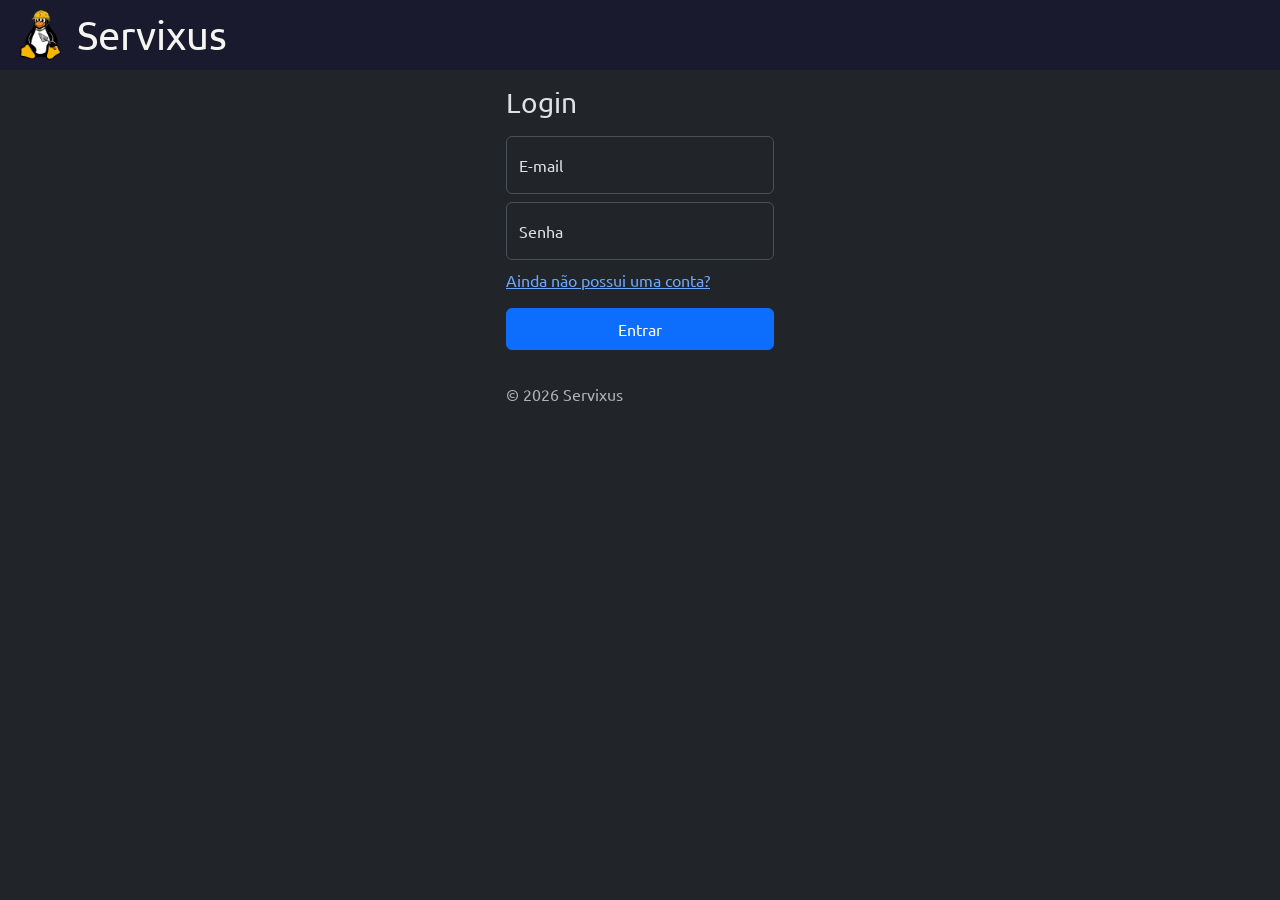
<file: frontend/Agenda - Prestador/agenda.html>
<!doctype html>
<html lang="pt-br">
  <head>
    <meta charset="utf-8">
    <meta name="viewport" content="width=device-width, initial-scale=1">
    <title>Minha Agenda – Servixus</title>
    <link href="https://cdn.jsdelivr.net/npm/bootstrap@5.3.8/dist/css/bootstrap.min.css" rel="stylesheet" integrity="sha384-sRIl4kxILFvY47J16cr9ZwB07vP4J8+LH7qKQnuqkuIAvNWLzeN8tE5YBujZqJLB" crossorigin="anonymous">
    <link rel="stylesheet" href="../Busca-Servicos/styles.css">
    <script>if(!localStorage.getItem("id_usuario")||localStorage.getItem("tipo_usuario")!=="prestador")location.replace("../login-form/login.html");</script>
  </head>
  <body data-tipo-required="prestador">
    <header>
      <div class="header-esquerda">
        <div class="logonome">
          <img class="logo" src="../imagens/85b278c4-b9b3-4686-8e9d-728843eb81f9.png" alt="Servixus Logo">
          <h1 class="nome">Servixus</h1>
        </div>
        <nav class="menu-navegacao">
          <a href="#" class="info">Minha Agenda</a>
          <a href="../MeusServicos - Prestador/MeusServiços.html" class="info">Meus Serviços</a>
          <a href="../Perfil-Prestador/perfil.html" class="info">Perfil</a>
        </nav>
      </div>
      <div class="header-botoes">
        <button class="btn btn-outline-light btn-sm" id="btnSair">Sair</button>
      </div>
    </header>

    <main class="container my-5">

      <!-- Agendamentos -->
      <div class="d-flex justify-content-between align-items-center mb-4">
        <h2 class="mb-0">Minha Agenda</h2>
        <div class="form-floating" style="width:220px">
          <select class="form-select form-select-sm" id="filtroStatus">
            <option value="" selected>Todos</option>
            <option value="aguardando_orcamento">Aguardando Orçamento</option>
            <option value="orcamento_realizado">Orçamento Realizado</option>
            <option value="confirmado">Confirmado</option>
            <option value="em_andamento">Em Andamento</option>
            <option value="concluido">Concluído</option>
            <option value="cancelado">Cancelado</option>
          </select>
          <label>Filtrar por status</label>
        </div>
      </div>

      <div id="containerAlerta"></div>
      <div id="listaAgendamentos" class="row g-3 mb-5"></div>

      <!-- Disponibilidade -->
      <hr>
      <h4 class="mt-4 mb-3">Minha Disponibilidade Semanal</h4>
      <div id="containerAlertaDisp"></div>
      <div class="card p-4 shadow">
        <div id="tabelaDisponibilidade"></div>
        <button class="btn btn-primary mt-3" id="btnSalvarDisp">Salvar Disponibilidade</button>
      </div>
    </main>

    <!-- Modal: Enviar Orçamento -->
    <div class="modal fade" id="modalOrcamento" tabindex="-1">
      <div class="modal-dialog modal-dialog-centered">
        <div class="modal-content">
          <div class="modal-header">
            <h5 class="modal-title">Enviar Orçamento</h5>
            <button type="button" class="btn-close" data-bs-dismiss="modal"></button>
          </div>
          <div class="modal-body">
            <div id="containerAlertaModal"></div>
            <input type="hidden" id="orcamentoIdAgendamento">
            <div class="form-floating mb-3">
              <input type="number" class="form-control" id="orcamentoValor" placeholder="Valor" min="0" step="0.01">
              <label>Valor (R$)</label>
            </div>
            <div class="form-floating">
              <select class="form-select" id="orcamentoTipo">
                <option value="hora">Por hora</option>
                <option value="diaria">Por diária</option>
                <option value="servico">Por serviço</option>
              </select>
              <label>Tipo de cobrança</label>
            </div>
          </div>
          <div class="modal-footer">
            <button type="button" class="btn btn-secondary" data-bs-dismiss="modal">Cancelar</button>
            <button type="button" class="btn btn-primary" id="btnEnviarOrcamento">Enviar</button>
          </div>
        </div>
      </div>
    </div>

    <!-- Modal: Avaliar Cliente -->
    <div class="modal fade" id="modalAvaliar" tabindex="-1">
      <div class="modal-dialog modal-dialog-centered">
        <div class="modal-content">
          <div class="modal-header">
            <h5 class="modal-title">Avaliar Cliente</h5>
            <button type="button" class="btn-close" data-bs-dismiss="modal"></button>
          </div>
          <div class="modal-body">
            <div id="containerAlertaAvaliar"></div>
            <input type="hidden" id="avaliarIdAgendamento">
            <div class="mb-3">
              <label class="form-label">Nota (1 a 5)</label>
              <div class="d-flex gap-2">
                <button type="button" class="btn btn-outline-warning estrela" data-nota="1">★ 1</button>
                <button type="button" class="btn btn-outline-warning estrela" data-nota="2">★ 2</button>
                <button type="button" class="btn btn-outline-warning estrela" data-nota="3">★ 3</button>
                <button type="button" class="btn btn-outline-warning estrela" data-nota="4">★ 4</button>
                <button type="button" class="btn btn-outline-warning estrela" data-nota="5">★ 5</button>
              </div>
              <input type="hidden" id="avaliarNota" value="">
            </div>
            <div class="form-floating">
              <textarea class="form-control" id="avaliarComentario" placeholder="Comentário" style="height:90px"></textarea>
              <label>Comentário (opcional)</label>
            </div>
          </div>
          <div class="modal-footer">
            <button type="button" class="btn btn-secondary" data-bs-dismiss="modal">Cancelar</button>
            <button type="button" class="btn btn-primary" id="btnEnviarAvaliacao">Enviar</button>
          </div>
        </div>
      </div>
    </div>

    <!-- Modal: Ver Avaliação (somente leitura) -->
    <div class="modal fade" id="modalVerAvaliacao" tabindex="-1">
      <div class="modal-dialog modal-dialog-centered">
        <div class="modal-content">
          <div class="modal-header">
            <h5 class="modal-title" id="modalVerAvaliacaoTitulo">Avaliação</h5>
            <button type="button" class="btn-close" data-bs-dismiss="modal"></button>
          </div>
          <div class="modal-body" id="modalVerAvaliacaoBody"></div>
          <div class="modal-footer">
            <button type="button" class="btn btn-secondary" data-bs-dismiss="modal">Fechar</button>
          </div>
        </div>
      </div>
    </div>

    <script src="https://cdn.jsdelivr.net/npm/bootstrap@5.3.8/dist/js/bootstrap.bundle.min.js" integrity="sha384-FKyoEForCGlyvwx9Hj09JcYn3nv7wiPVlz7YYwJrWVcXK/BmnVDxM+D2scQbITxI" crossorigin="anonymous"></script>
    <script src="../sessao.js"></script>
    <script src="agenda.js"></script>
  </body>
</html>
</file>
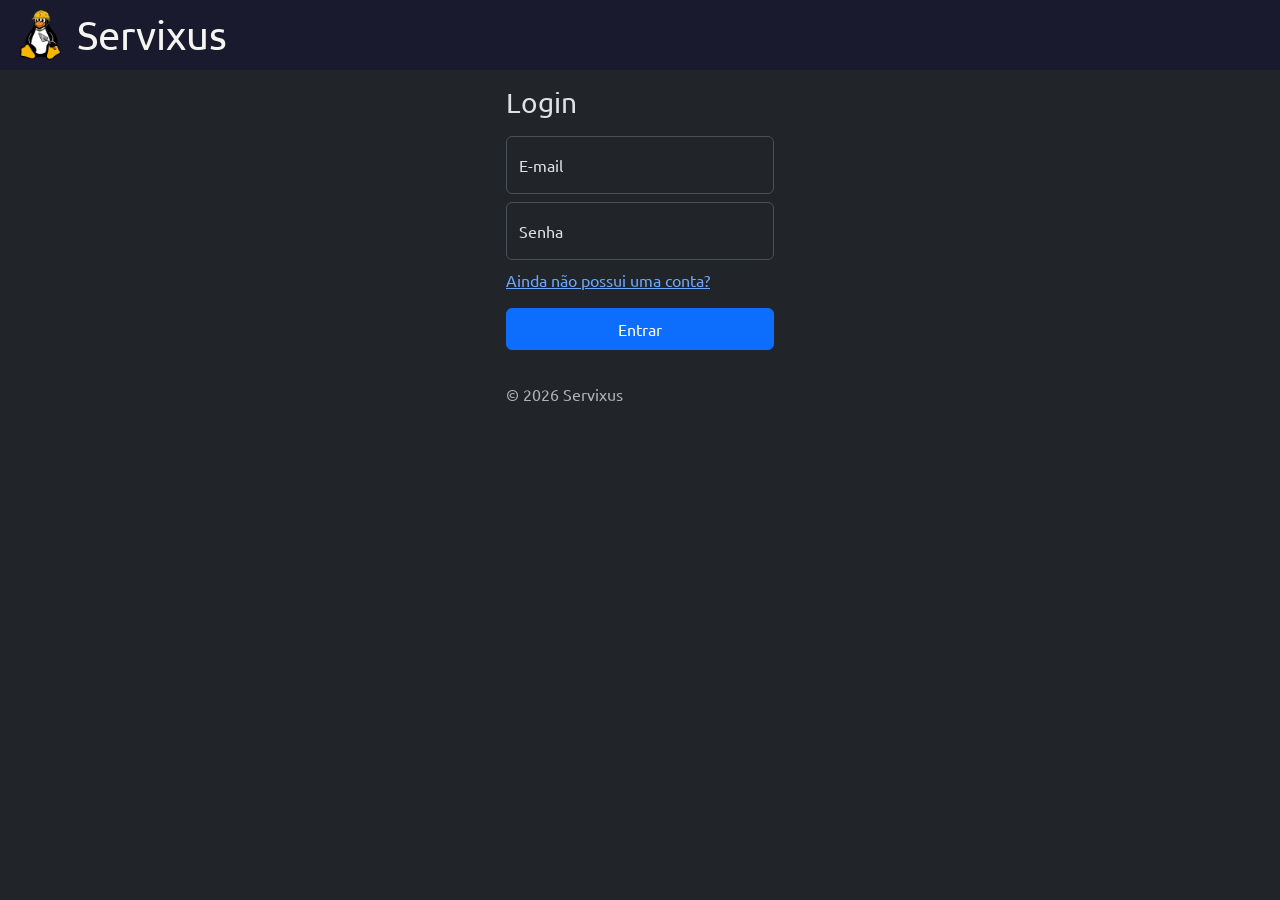
<file: frontend/Agendamentos-Cliente/agendamentos.html>
<!doctype html>
<html lang="pt-br">
  <head>
    <meta charset="utf-8">
    <meta name="viewport" content="width=device-width, initial-scale=1">
    <title>Meus Agendamentos – Servixus</title>
    <link href="https://cdn.jsdelivr.net/npm/bootstrap@5.3.8/dist/css/bootstrap.min.css" rel="stylesheet" integrity="sha384-sRIl4kxILFvY47J16cr9ZwB07vP4J8+LH7qKQnuqkuIAvNWLzeN8tE5YBujZqJLB" crossorigin="anonymous">
    <link rel="stylesheet" href="../Busca-Servicos/styles.css">
    <script>if(!localStorage.getItem("id_usuario")||localStorage.getItem("tipo_usuario")!=="cliente")location.replace("../login-form/login.html");</script>
  </head>
  <body data-tipo-required="cliente">
    <header>
      <div class="header-esquerda">
        <div class="logonome">
          <img class="logo" src="../imagens/85b278c4-b9b3-4686-8e9d-728843eb81f9.png" alt="Servixus Logo">
          <h1 class="nome">Servixus</h1>
        </div>
        <nav class="menu-navegacao">
          <a href="../Busca-Servicos/servicos.html" class="info">Buscar Serviços</a>
          <a href="#" class="info">Meus Agendamentos</a>
          <a href="../Perfil-Cliente/perfil.html" class="info">Perfil</a>
        </nav>
      </div>
      <div class="header-botoes">
        <button class="btn btn-outline-light btn-sm" id="btnSair">Sair</button>
      </div>
    </header>

    <main class="container my-5">
      <div class="d-flex justify-content-between align-items-center mb-4">
        <h2 class="mb-0">Meus Agendamentos</h2>
        <div class="form-floating" style="width:220px">
          <select class="form-select form-select-sm" id="filtroStatus">
            <option value="" selected>Todos</option>
            <option value="aguardando_orcamento">Aguardando Orçamento</option>
            <option value="orcamento_realizado">Orçamento Realizado</option>
            <option value="confirmado">Confirmado</option>
            <option value="em_andamento">Em Andamento</option>
            <option value="concluido">Concluído</option>
            <option value="cancelado">Cancelado</option>
          </select>
          <label>Filtrar por status</label>
        </div>
      </div>

      <div id="containerAlerta"></div>
      <div id="listaAgendamentos" class="row g-3"></div>
    </main>

    <!-- Modal: Aceitar/Recusar Orçamento -->
    <div class="modal fade" id="modalOrcamento" tabindex="-1">
      <div class="modal-dialog modal-dialog-centered">
        <div class="modal-content">
          <div class="modal-header">
            <h5 class="modal-title">Orçamento Recebido</h5>
            <button type="button" class="btn-close" data-bs-dismiss="modal"></button>
          </div>
          <div class="modal-body" id="modalOrcamentoBody"></div>
          <div class="modal-footer">
            <button type="button" class="btn btn-secondary" data-bs-dismiss="modal">Fechar</button>
            <button type="button" class="btn btn-danger" id="btnRecusarOrcamento">Recusar</button>
            <button type="button" class="btn btn-success" id="btnAceitarOrcamento">Aceitar</button>
          </div>
        </div>
      </div>
    </div>

    <!-- Modal: Avaliar Serviço -->
    <div class="modal fade" id="modalAvaliar" tabindex="-1">
      <div class="modal-dialog modal-dialog-centered">
        <div class="modal-content">
          <div class="modal-header">
            <h5 class="modal-title">Avaliar Serviço</h5>
            <button type="button" class="btn-close" data-bs-dismiss="modal"></button>
          </div>
          <div class="modal-body">
            <div id="containerAlertaAvaliar"></div>
            <input type="hidden" id="avaliarIdAgendamento">
            <div class="mb-3">
              <label class="form-label">Nota (1 a 5)</label>
              <div class="d-flex gap-2">
                <template id="tmplEstrela">
                  <button type="button" class="btn btn-outline-warning estrela" data-nota=""></button>
                </template>
                <button type="button" class="btn btn-outline-warning estrela" data-nota="1">★ 1</button>
                <button type="button" class="btn btn-outline-warning estrela" data-nota="2">★ 2</button>
                <button type="button" class="btn btn-outline-warning estrela" data-nota="3">★ 3</button>
                <button type="button" class="btn btn-outline-warning estrela" data-nota="4">★ 4</button>
                <button type="button" class="btn btn-outline-warning estrela" data-nota="5">★ 5</button>
              </div>
              <input type="hidden" id="avaliarNota" value="">
            </div>
            <div class="form-floating">
              <textarea class="form-control" id="avaliarComentario" placeholder="Comentário" style="height:90px"></textarea>
              <label>Comentário (opcional)</label>
            </div>
          </div>
          <div class="modal-footer">
            <button type="button" class="btn btn-secondary" data-bs-dismiss="modal">Cancelar</button>
            <button type="button" class="btn btn-primary" id="btnEnviarAvaliacao">Enviar</button>
          </div>
        </div>
      </div>
    </div>

    <!-- Modal: Ver Avaliação (somente leitura) -->
    <div class="modal fade" id="modalVerAvaliacao" tabindex="-1">
      <div class="modal-dialog modal-dialog-centered">
        <div class="modal-content">
          <div class="modal-header">
            <h5 class="modal-title" id="modalVerAvaliacaoTitulo">Avaliação</h5>
            <button type="button" class="btn-close" data-bs-dismiss="modal"></button>
          </div>
          <div class="modal-body" id="modalVerAvaliacaoBody"></div>
          <div class="modal-footer">
            <button type="button" class="btn btn-secondary" data-bs-dismiss="modal">Fechar</button>
          </div>
        </div>
      </div>
    </div>

    <script src="https://cdn.jsdelivr.net/npm/bootstrap@5.3.8/dist/js/bootstrap.bundle.min.js" integrity="sha384-FKyoEForCGlyvwx9Hj09JcYn3nv7wiPVlz7YYwJrWVcXK/BmnVDxM+D2scQbITxI" crossorigin="anonymous"></script>
    <script src="../sessao.js"></script>
    <script src="agendamentos.js"></script>
  </body>
</html>
</file>
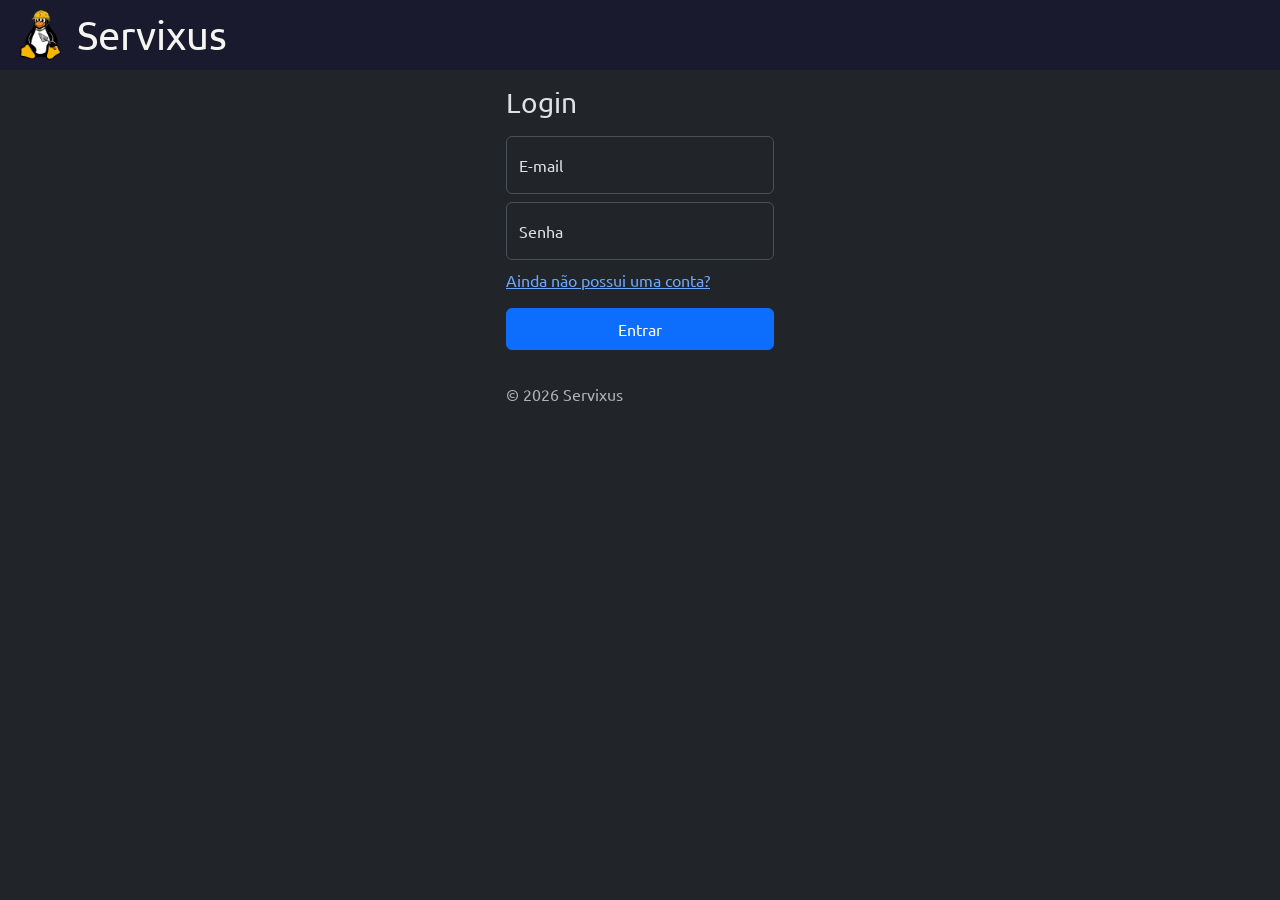
<file: frontend/Busca-Servicos/servicos.html>
<!doctype html>
<html lang="pt-br">
  <head>
    <meta charset="utf-8">
    <meta name="viewport" content="width=device-width, initial-scale=1">
    <title>Buscar Serviços – Servixus</title>
    <link href="https://cdn.jsdelivr.net/npm/bootstrap@5.3.8/dist/css/bootstrap.min.css" rel="stylesheet" integrity="sha384-sRIl4kxILFvY47J16cr9ZwB07vP4J8+LH7qKQnuqkuIAvNWLzeN8tE5YBujZqJLB" crossorigin="anonymous">
    <link rel="stylesheet" href="styles.css">
    <script>if(!localStorage.getItem("id_usuario")||localStorage.getItem("tipo_usuario")!=="cliente")location.replace("../login-form/login.html");</script>
  </head>
  <body data-tipo-required="cliente">
    <header>
      <div class="header-esquerda">
        <div class="logonome">
          <img class="logo" src="../imagens/85b278c4-b9b3-4686-8e9d-728843eb81f9.png" alt="Servixus Logo">
          <h1 class="nome">Servixus</h1>
        </div>
        <nav class="menu-navegacao">
          <a href="#" class="info">Buscar Serviços</a>
          <a href="../Agendamentos-Cliente/agendamentos.html" class="info">Meus Agendamentos</a>
          <a href="../Perfil-Cliente/perfil.html" class="info">Perfil</a>
        </nav>
      </div>
      <div class="header-botoes">
        <button class="btn btn-outline-light btn-sm" id="btnSair">Sair</button>
      </div>
    </header>

    <main class="container my-5">
      <h2 class="mb-4">Buscar Prestadores</h2>

      <!-- Filtros -->
      <div class="card p-3 shadow mb-4">
        <div class="row g-3 align-items-end">
          <div class="col-12 col-md-3">
            <div class="form-floating">
              <select class="form-select" id="filtroLocal">
                <option value="" selected>Todos os locais</option>
              </select>
              <label>Meu Local</label>
            </div>
          </div>
          <div class="col-12 col-md-3">
            <div class="form-floating">
              <select class="form-select" id="filtroCategoria">
                <option value="" selected>Todas as categorias</option>
              </select>
              <label>Categoria</label>
            </div>
          </div>
          <div class="col-6 col-md-2">
            <div class="form-floating">
              <input type="number" class="form-control" id="filtroPrecoMin" placeholder="Mín" min="0" step="0.01">
              <label>Preço mín (R$)</label>
            </div>
          </div>
          <div class="col-6 col-md-2">
            <div class="form-floating">
              <input type="number" class="form-control" id="filtroPrecoMax" placeholder="Máx" min="0" step="0.01">
              <label>Preço máx (R$)</label>
            </div>
          </div>
          <div class="col-12 col-md-2">
            <button class="btn btn-primary w-100" id="btnBuscar" style="height:58px">Buscar</button>
          </div>
        </div>
      </div>

      <div id="containerAlerta"></div>
      <div id="listaPrestadores" class="row g-3"></div>
    </main>

    <script src="https://cdn.jsdelivr.net/npm/bootstrap@5.3.8/dist/js/bootstrap.bundle.min.js" integrity="sha384-FKyoEForCGlyvwx9Hj09JcYn3nv7wiPVlz7YYwJrWVcXK/BmnVDxM+D2scQbITxI" crossorigin="anonymous"></script>
    <script src="../sessao.js"></script>
    <script src="busca.js"></script>
  </body>
</html>
</file>
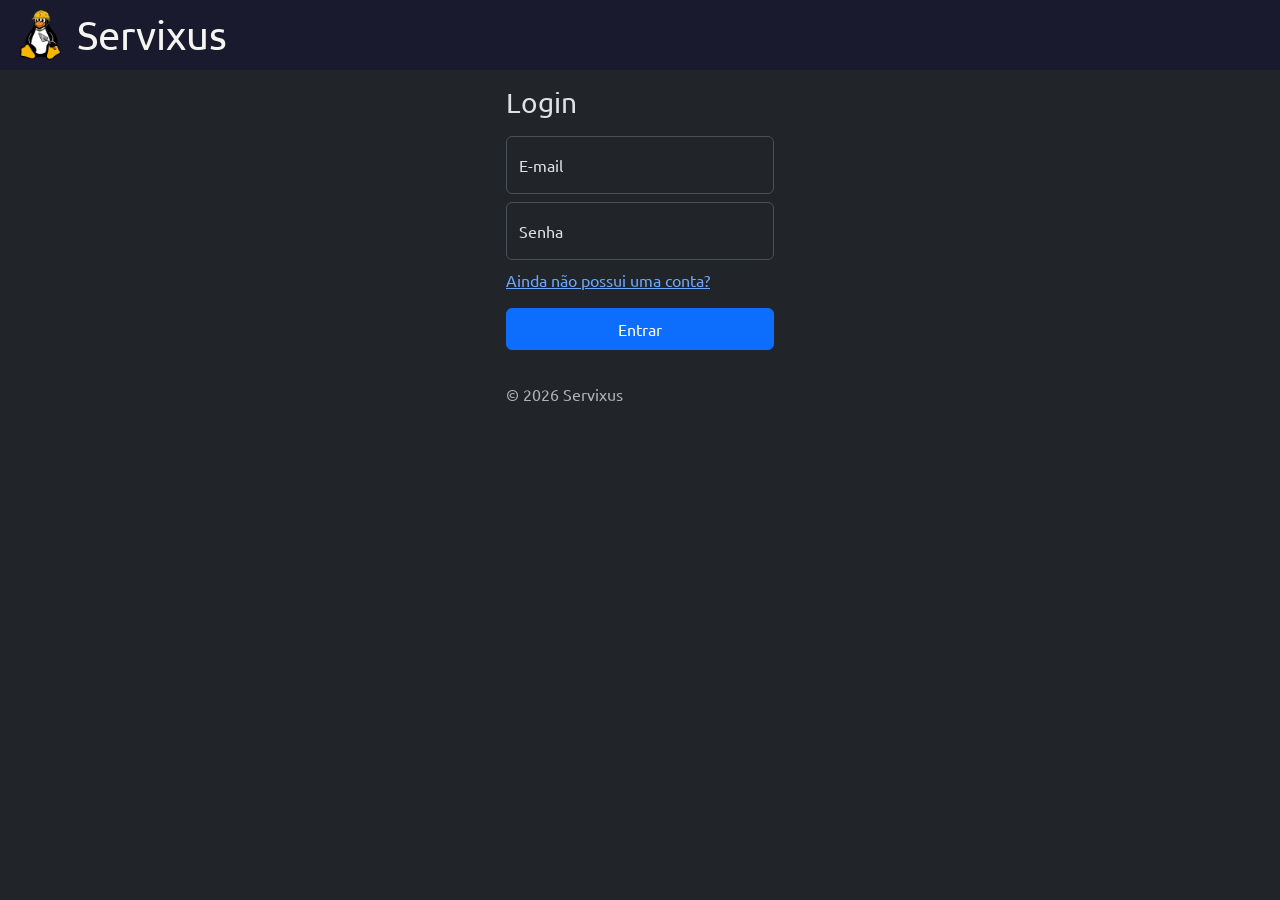
<file: frontend/login-form/login.html>
<!doctype html>
<html lang="pt-br" data-bs-theme="dark">
  <head>
    <meta charset="utf-8">
    <meta name="viewport" content="width=device-width, initial-scale=1">
    <title>Bootstrap demo</title>
    <link href="https://cdn.jsdelivr.net/npm/bootstrap@5.3.8/dist/css/bootstrap.min.css" rel="stylesheet" integrity="sha384-sRIl4kxILFvY47J16cr9ZwB07vP4J8+LH7qKQnuqkuIAvNWLzeN8tE5YBujZqJLB" crossorigin="anonymous">
    <link rel="stylesheet" href="loginstyles.css">
</head>
  <body class="d-flex align-items-center Bg-body-tertiary">
    <main class="w-100 m-auto form-container">
        <form id="formLogin">
            <div id="containerAlerta"></div>
            <a href="../index.html" class="d-flex align-items-center text-decoration-none">
                <img src="../imagens/85b278c4-b9b3-4686-8e9d-728843eb81f9.png" class="me-3" height="70" />
                <h1 class="nome m-0">Servixus</h1>
            </a>
            <h1 class="h3 mb-3 fw-normal">Login</h1>
            <div class="form-floating">
                <input type="email" class="form-control login-email mb-2" id="floating-input" placeholder="Seu-email@gmail.com">
                <label for="floating-input">E-mail</label>
            </div>
            <div class="form-floating">
                <input type="password" class="form-control login-senha mb-2" id="floating-input" placeholder="Senha">
                <label for="floating-input">Senha</label>
            </div>
            <a href="../pergunta-registro/pergunta.html" class="mb-4">Ainda não possui uma conta?</a>
            <button class="btn btn-primary w-100 py-2 my-3">Entrar</button>
            <p class="text-body-secondary mt-3 mb-3">© 2026 Servixus</p>
        </form>
    </main>

    <script src="https://cdn.jsdelivr.net/npm/bootstrap@5.3.8/dist/js/bootstrap.bundle.min.js" integrity="sha384-FKyoEForCGlyvwx9Hj09JcYn3nv7wiPVlz7YYwJrWVcXK/BmnVDxM+D2scQbITxI" crossorigin="anonymous"></script>
    <script src="validacao.js"></script>

</body>
</html>
</file>
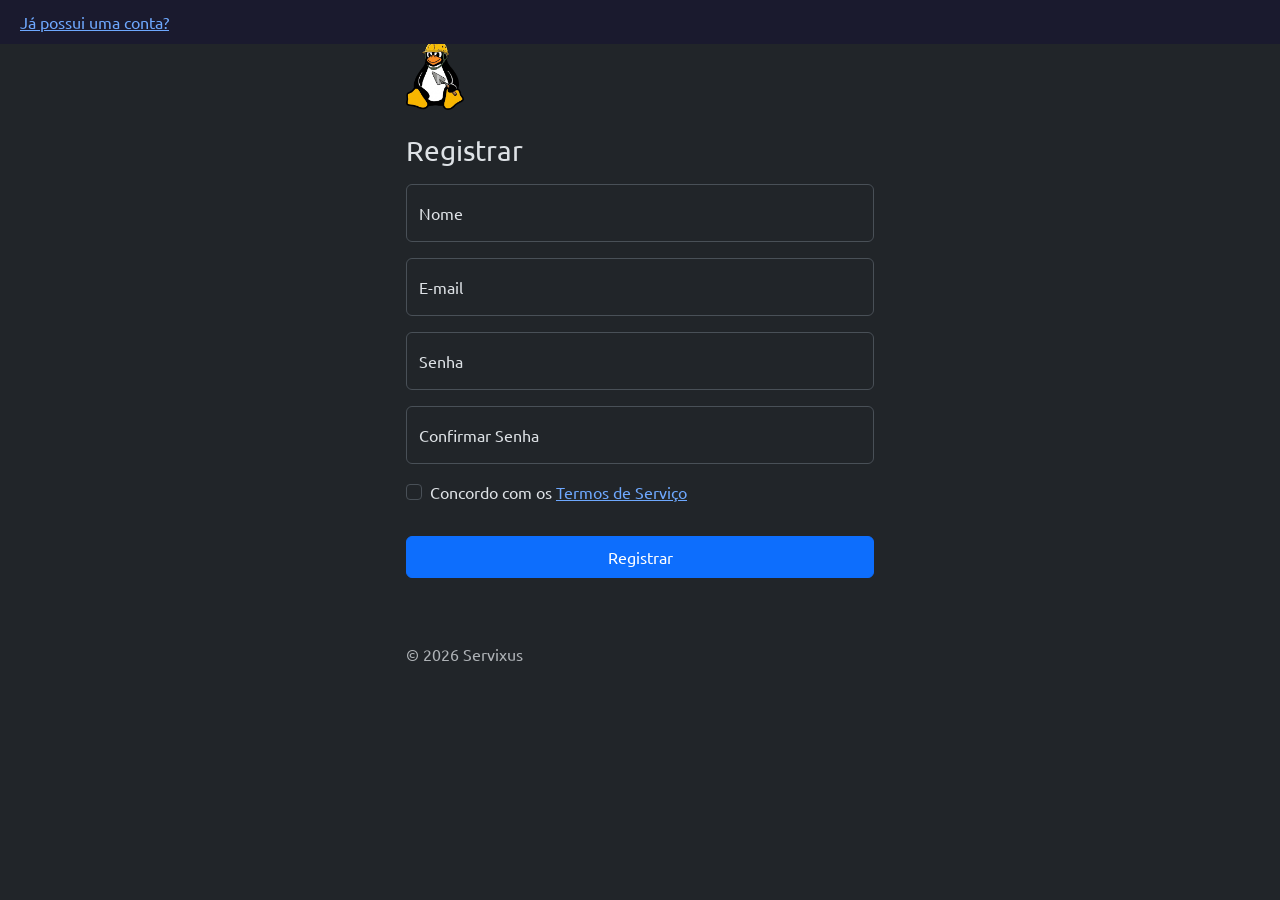
<file: frontend/login-form/Registrar.html>
<!doctype html>
<html lang="pt-br" data-bs-theme="dark">
  <head>
    <meta charset="utf-8">
    <meta name="viewport" content="width=device-width, initial-scale=1">
    <title>Bootstrap demo</title>
    <link href="https://cdn.jsdelivr.net/npm/bootstrap@5.3.8/dist/css/bootstrap.min.css" rel="stylesheet" integrity="sha384-sRIl4kxILFvY47J16cr9ZwB07vP4J8+LH7qKQnuqkuIAvNWLzeN8tE5YBujZqJLB" crossorigin="anonymous">
    <link rel="stylesheet" href="loginstyles.css">
</head>
  <body class="d-flex align-items-center py-4 Bg-body-tertiary">
    <main class="w-100 m-auto form-container-registrar">
        <form id="formRegistrar">
            <div id="containerAlerta"></div>
            <img src="../imagens/85b278c4-b9b3-4686-8e9d-728843eb81f9.png" class="mb-4" height="70" />
            <h1 class="h3 mb-3 fw-normal">Registrar</h1>
            <div class="form-floating">
                <input type="text" class="form-control mb-3 reg-nome" id="floating-input" placeholder="Seu nome">
                <label for="floating-input">Nome</label>
            </div>
            <div class="form-floating">
                <input type="email" class="form-control mb-3 reg-email" id="floating-input" placeholder="Seu-email@gmail.com">
                <label for="floating-input">E-mail</label>
            </div>
            <div class="form-floating">
                <input type="password" class="form-control mb-3 reg-senha" id="floating-input" placeholder="Senha">
                <label for="floating-input">Senha</label>
            </div>
            <div class="form-floating">
                <input type="password" class="form-control reg-confirmar-senha" id="floating-input" placeholder="Senha">
                <label for="floating-input">Confirmar Senha</label>
            </div>
            <div class="form-check text-start my-3">
                <input type="checkbox" class="form-check-input" id="flexCheckDefault">
                <label class="form-check-label" for="flexCheckDefault">Concordo com os <a href="#!">Termos de Serviço</a></label>                    
            </div>
            <a href="login.html" class="mb-4">Já possui uma conta?</a>
            <button class="btn btn-primary w-100 py-2 my-3">Registrar</button>
            <p class="text-body-secondary mt-5 mb-3">© 2026 Servixus</p>
        </form>
    </main>

    <script src="https://cdn.jsdelivr.net/npm/bootstrap@5.3.8/dist/js/bootstrap.bundle.min.js" integrity="sha384-FKyoEForCGlyvwx9Hj09JcYn3nv7wiPVlz7YYwJrWVcXK/BmnVDxM+D2scQbITxI" crossorigin="anonymous"></script>
    <script src="validacao.js"></script>
</body>
</html>
</file>
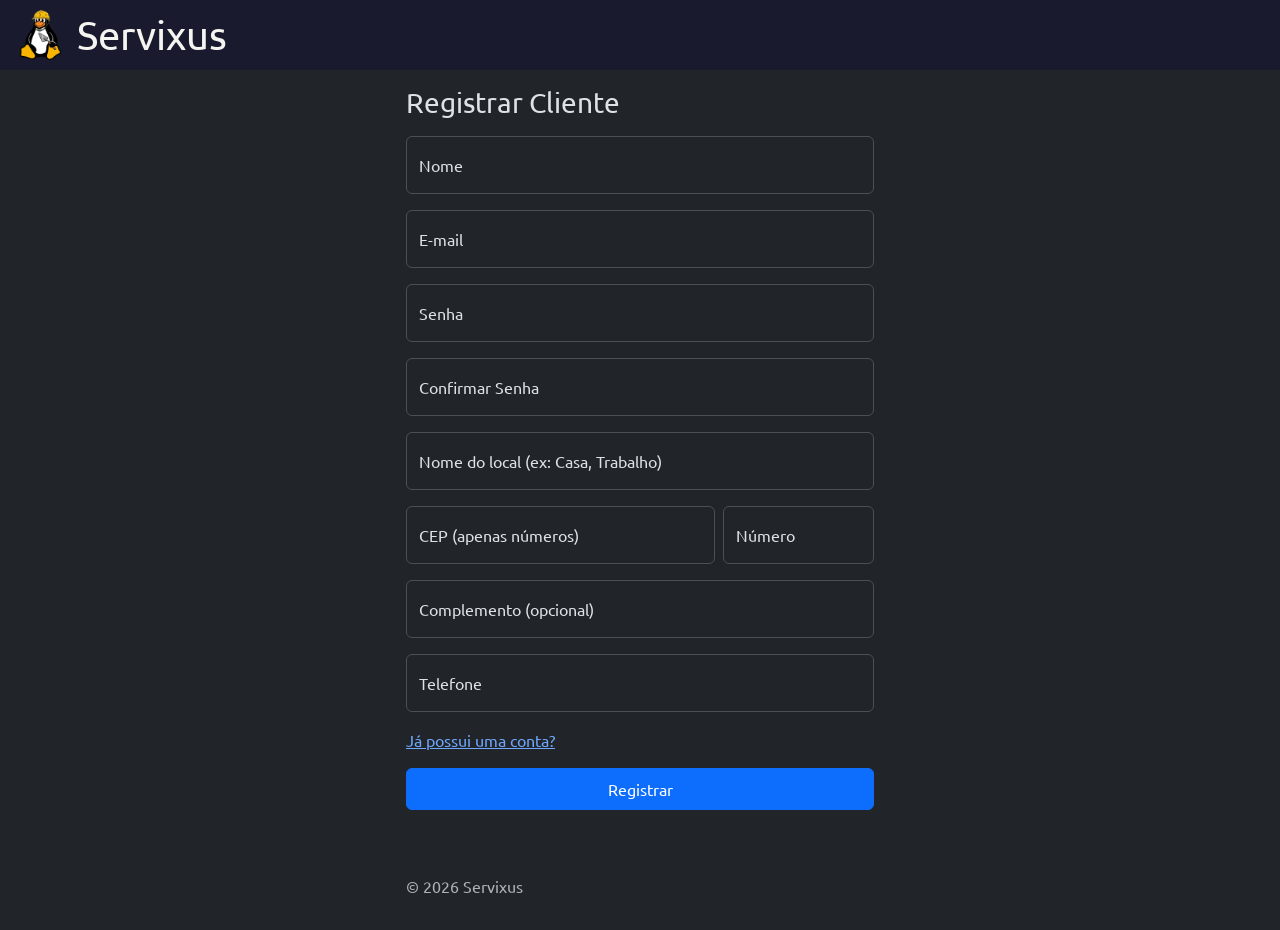
<file: frontend/login-form/RegistrarCliente.html>
<!doctype html>
<html lang="pt-br" data-bs-theme="dark">

<head>
    <meta charset="utf-8">
    <meta name="viewport" content="width=device-width, initial-scale=1">
    <title>Bootstrap demo</title>
    <link href="https://cdn.jsdelivr.net/npm/bootstrap@5.3.8/dist/css/bootstrap.min.css" rel="stylesheet"
        integrity="sha384-sRIl4kxILFvY47J16cr9ZwB07vP4J8+LH7qKQnuqkuIAvNWLzeN8tE5YBujZqJLB" crossorigin="anonymous">
    <link rel="stylesheet" href="loginstyles.css">
</head>

<body class="d-flex align-items-center Bg-body-tertiary">
    <main class="w-100 m-auto form-container-registrar">
        <form id="formRegistrarCliente">
            <div id="containerAlerta"></div>
            <a href="../index.html" class="d-flex align-items-center text-decoration-none">
                <img src="../imagens/85b278c4-b9b3-4686-8e9d-728843eb81f9.png" class="me-3" height="70" />
                <h1 class="nome m-0">Servixus</h1>
            </a>
            <h1 class="h3 mb-3 fw-normal">Registrar Cliente</h1>
            <div class="form-floating">
                <input type="text" class="form-control mb-3 reg-nome" id="floating-input" placeholder="Seu nome">
                <label for="floating-input">Nome</label>
            </div>
            <div class="form-floating">
                <input type="email" class="form-control mb-3 reg-email" id="floating-input"
                    placeholder="Seu-email@gmail.com">
                <label for="floating-input">E-mail</label>
            </div>
            <div class="form-floating">
                <input type="password" class="form-control mb-3 reg-senha" id="floating-input" placeholder="Senha">
                <label for="floating-input">Senha</label>
            </div>
            <div class="form-floating">
                <input type="password" class="form-control mb-3 reg-confirmar-senha" id="floating-input"
                    placeholder="Senha">
                <label for="floating-input">Confirmar Senha</label>
            </div>
            <div class="form-floating">
                <input type="text" class="form-control mb-3 reg-nome-local" id="regNomeLocal" placeholder="Nome do local">
                <label for="regNomeLocal">Nome do local (ex: Casa, Trabalho)</label>
            </div>
            <div class="row g-2 mb-3">
                <div class="col-8">
                    <div class="form-floating">
                        <input type="text" class="form-control reg-cep" id="regCep" placeholder="CEP"
                            inputmode="numeric" maxlength="8" pattern="\d{8}"
                            oninput="this.value = this.value.replace(/\D/g, '')">
                        <label for="regCep">CEP (apenas números)</label>
                    </div>
                </div>
                <div class="col-4">
                    <div class="form-floating">
                        <input type="text" class="form-control reg-numero" id="regNumero" placeholder="Número">
                        <label for="regNumero">Número</label>
                    </div>
                </div>
            </div>
            <div class="form-floating mb-3" id="regEnderecoContainer" style="display:none">
                <input type="text" class="form-control" id="regLogradouro" readonly placeholder="Logradouro">
                <label for="regLogradouro">Logradouro</label>
            </div>
            <div class="row g-2 mb-3" id="regEnderecoCidadeContainer" style="display:none">
                <div class="col-8">
                    <div class="form-floating">
                        <input type="text" class="form-control" id="regCidade" readonly placeholder="Cidade">
                        <label for="regCidade">Cidade</label>
                    </div>
                </div>
                <div class="col-4">
                    <div class="form-floating">
                        <input type="text" class="form-control" id="regEstado" readonly placeholder="UF">
                        <label for="regEstado">UF</label>
                    </div>
                </div>
            </div>
            <div class="form-floating mb-3">
                <input type="text" class="form-control reg-complemento" id="regComplemento" placeholder="Complemento">
                <label for="regComplemento">Complemento (opcional)</label>
            </div>
            <div class="form-floating">
                <input type="tel" class="form-control mb-3 reg-telefone" id="floating-telefone"
                    placeholder="(00) 00000-0000">
                <label for="floating-telefone">Telefone</label>
            </div>
            <a href="login.html" class="mb-4">Já possui uma conta?</a>
            <button class="btn btn-primary w-100 py-2 my-3">Registrar</button>
            <p class="text-body-secondary mt-5 mb-3">© 2026 Servixus</p>
        </form>
    </main>

    <script src="https://cdn.jsdelivr.net/npm/bootstrap@5.3.8/dist/js/bootstrap.bundle.min.js"
        integrity="sha384-FKyoEForCGlyvwx9Hj09JcYn3nv7wiPVlz7YYwJrWVcXK/BmnVDxM+D2scQbITxI"
        crossorigin="anonymous"></script>
    <script src="validacao.js"></script>
    
</body>

</html>
</file>
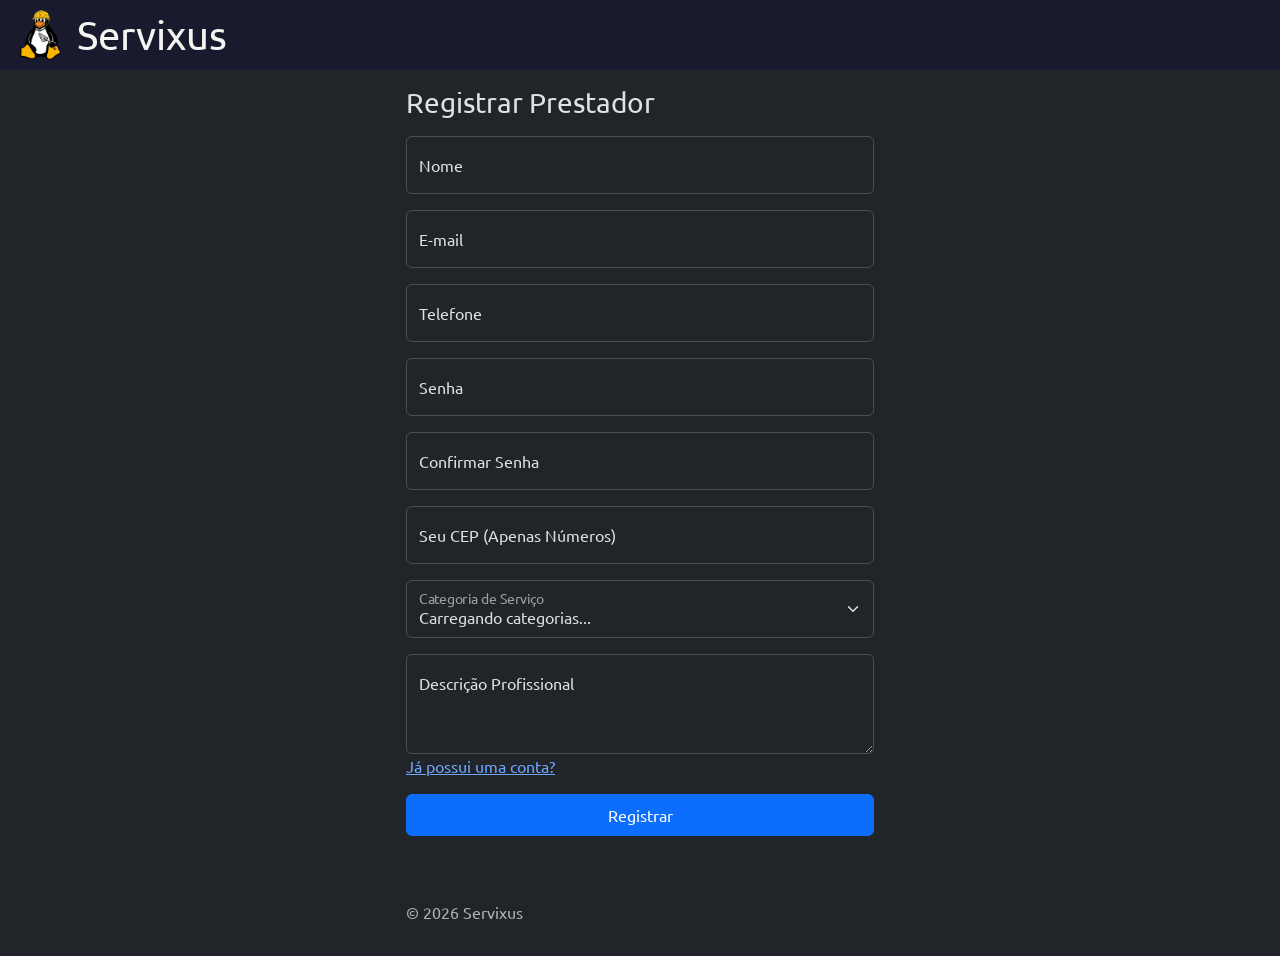
<file: frontend/login-form/RegistrarPrestador.html>
<!doctype html>
<html lang="pt-br" data-bs-theme="dark">
  <head>
    <meta charset="utf-8">
    <meta name="viewport" content="width=device-width, initial-scale=1">
    <title>Bootstrap demo</title>
    <link href="https://cdn.jsdelivr.net/npm/bootstrap@5.3.8/dist/css/bootstrap.min.css" rel="stylesheet" integrity="sha384-sRIl4kxILFvY47J16cr9ZwB07vP4J8+LH7qKQnuqkuIAvNWLzeN8tE5YBujZqJLB" crossorigin="anonymous">
    <link rel="stylesheet" href="loginstyles.css">
</head>
  <body class="d-flex align-items-center Bg-body-tertiary">
    <main class="w-100 m-auto form-container-registrar">
        <form id="formRegistrarPrestador">
            <div id="containerAlerta"></div>
            <a href="../index.html" class="d-flex align-items-center text-decoration-none">
                <img src="../imagens/85b278c4-b9b3-4686-8e9d-728843eb81f9.png" class="me-3" height="70" />
                <h1 class="nome m-0">Servixus</h1>
            </a>
            <h1 class="h3 mb-3 fw-normal">Registrar Prestador</h1>
            <div class="form-floating">
                <input type="text" class="form-control mb-3 reg-nome" id="reg-nome" placeholder="Seu nome">
                <label for="reg-nome">Nome</label>
            </div>
            <div class="form-floating">
                <input type="email" class="form-control mb-3 reg-email" id="reg-email" placeholder="Seu-email@gmail.com">
                <label for="reg-email">E-mail</label>
            </div>
            <div class="form-floating">
                <input type="tel" class="form-control mb-3 reg-telefone" id="reg-telefone" placeholder="Telefone">
                <label for="reg-telefone">Telefone</label>
            </div>
            <div class="form-floating">
                <input type="password" class="form-control mb-3 reg-senha" id="floating-input" placeholder="Senha">
                <label for="floating-input">Senha</label>
            </div>
            <div class="form-floating">
                <input type="password" class="form-control mb-3 reg-confirmar-senha" id="floating-input" placeholder="Senha">
                <label for="floating-input">Confirmar Senha</label>
            </div>
            <div class="form-floating">
                <input type="text" class="form-control mb-3 reg-cep" id="floating-input" placeholder="CEP" inputmode="numeric" maxlength="8"
                    pattern="\d{8}" oninput="this.value = this.value.replace(/\D/g, '')">
                <label for="floating-input">Seu CEP (Apenas Números)</label>
            </div>
            <div class="form-floating mb-3">
                <select class="form-select reg-opcao" id="floatingSelect">
                    <option selected disabled value="">Carregando categorias...</option>
                </select>
                <label for="floatingSelect">Categoria de Serviço</label>
            </div>
            <div class="form-floating">
                <textarea class="form-control reg-descricao" id="floatingTextarea" placeholder="Digite aqui"
                    style="height: 100px;"></textarea>
                <label for="floatingTextarea">Descrição Profissional</label>
            </div>
            <a href="login.html" class="mb-4">Já possui uma conta?</a>
            <button class="btn btn-primary w-100 py-2 my-3">Registrar</button>
            <p class="text-body-secondary mt-5 mb-3">© 2026 Servixus</p>
        </form>
    </main>

    <script src="https://cdn.jsdelivr.net/npm/bootstrap@5.3.8/dist/js/bootstrap.bundle.min.js" integrity="sha384-FKyoEForCGlyvwx9Hj09JcYn3nv7wiPVlz7YYwJrWVcXK/BmnVDxM+D2scQbITxI" crossorigin="anonymous"></script>
    <script src="validacao.js"></script>
</body>
</html>
</file>
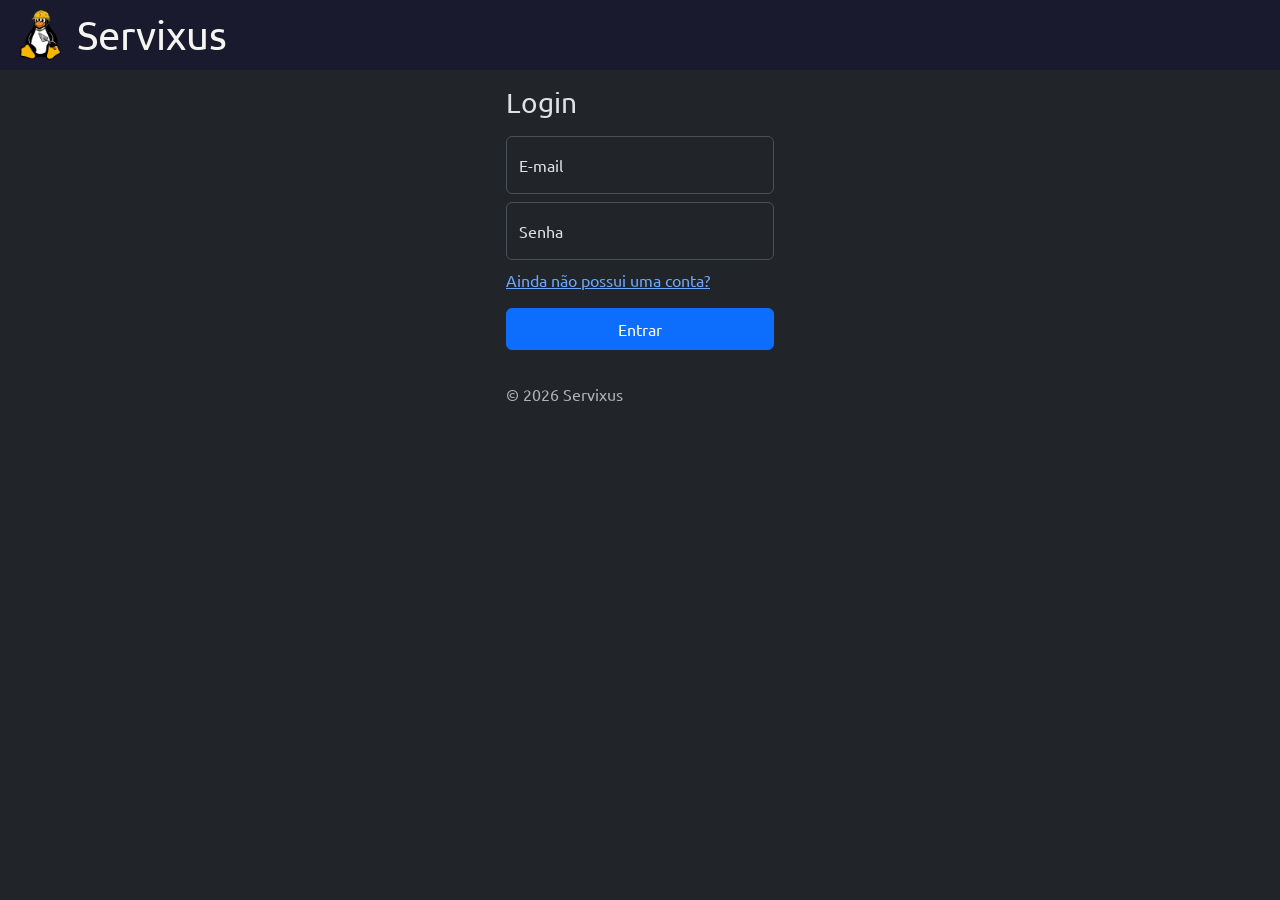
<file: frontend/MeusServicos - Prestador/MeusServiços.html>
<!doctype html>
<html lang="pt-br">
  <head>
    <meta charset="utf-8">
    <meta name="viewport" content="width=device-width, initial-scale=1">
    <title>Meus Serviços – Servixus</title>
    <link href="https://cdn.jsdelivr.net/npm/bootstrap@5.3.8/dist/css/bootstrap.min.css" rel="stylesheet" integrity="sha384-sRIl4kxILFvY47J16cr9ZwB07vP4J8+LH7qKQnuqkuIAvNWLzeN8tE5YBujZqJLB" crossorigin="anonymous">
    <link rel="stylesheet" href="../Busca-Servicos/styles.css">
    <script>if(!localStorage.getItem("id_usuario")||localStorage.getItem("tipo_usuario")!=="prestador")location.replace("../login-form/login.html");</script>
  </head>
  <body data-tipo-required="prestador">
    <header>
      <div class="header-esquerda">
        <div class="logonome">
          <img class="logo" src="../imagens/85b278c4-b9b3-4686-8e9d-728843eb81f9.png" alt="Servixus Logo">
          <h1 class="nome">Servixus</h1>
        </div>
        <nav class="menu-navegacao">
          <a href="../Agenda - Prestador/agenda.html" class="info">Minha Agenda</a>
          <a href="#" class="info">Meus Serviços</a>
          <a href="../Perfil-Prestador/perfil.html" class="info">Perfil</a>
        </nav>
      </div>
      <div class="header-botoes">
        <button class="btn btn-outline-light btn-sm" id="btnSair">Sair</button>
      </div>
    </header>

    <main class="container my-5">
      <div class="d-flex justify-content-between align-items-center mb-4">
        <h2 class="mb-0">Meus Serviços</h2>
        <button class="btn btn-primary" data-bs-toggle="modal" data-bs-target="#modalAdicionarServico">+ Adicionar Serviço</button>
      </div>

      <div id="containerAlerta"></div>
      <div id="listaServicos" class="row g-3"></div>
    </main>

    <!-- Modal: Adicionar Serviço -->
    <div class="modal fade" id="modalAdicionarServico" tabindex="-1">
      <div class="modal-dialog modal-dialog-centered">
        <div class="modal-content">
          <div class="modal-header">
            <h5 class="modal-title">Adicionar Serviço</h5>
            <button type="button" class="btn-close" data-bs-dismiss="modal"></button>
          </div>
          <div class="modal-body">
            <div id="containerAlertaModal"></div>
            <div class="form-floating mb-3">
              <select class="form-select" id="servicoSelect">
                <option value="" disabled selected>Selecione um serviço</option>
              </select>
              <label>Serviço</label>
            </div>
            <div class="form-floating mb-3">
              <select class="form-select" id="servicoTipoCobranca">
                <option value="hora">Por hora</option>
                <option value="diaria">Por diária</option>
                <option value="servico">Por serviço</option>
              </select>
              <label>Tipo de cobrança</label>
            </div>
            <div class="form-floating">
              <input type="number" class="form-control" id="servicoPreco" placeholder="Preço" min="0" step="0.01">
              <label>Preço base (R$)</label>
            </div>
          </div>
          <div class="modal-footer">
            <button type="button" class="btn btn-secondary" data-bs-dismiss="modal">Cancelar</button>
            <button type="button" class="btn btn-primary" id="btnSalvarServico">Salvar</button>
          </div>
        </div>
      </div>
    </div>

    <!-- Modal: Editar Serviço -->
    <div class="modal fade" id="modalEditarServico" tabindex="-1">
      <div class="modal-dialog modal-dialog-centered">
        <div class="modal-content">
          <div class="modal-header">
            <h5 class="modal-title">Editar Serviço</h5>
            <button type="button" class="btn-close" data-bs-dismiss="modal"></button>
          </div>
          <div class="modal-body">
            <div id="containerAlertaEditar"></div>
            <input type="hidden" id="editarIdServico">
            <div class="form-floating mb-3">
              <select class="form-select" id="editarTipoCobranca">
                <option value="hora">Por hora</option>
                <option value="diaria">Por diária</option>
                <option value="servico">Por serviço</option>
              </select>
              <label>Tipo de cobrança</label>
            </div>
            <div class="form-floating">
              <input type="number" class="form-control" id="editarPreco" placeholder="Preço" min="0" step="0.01">
              <label>Preço base (R$)</label>
            </div>
          </div>
          <div class="modal-footer">
            <button type="button" class="btn btn-secondary" data-bs-dismiss="modal">Cancelar</button>
            <button type="button" class="btn btn-primary" id="btnSalvarEdicao">Salvar</button>
          </div>
        </div>
      </div>
    </div>

    <script src="https://cdn.jsdelivr.net/npm/bootstrap@5.3.8/dist/js/bootstrap.bundle.min.js" integrity="sha384-FKyoEForCGlyvwx9Hj09JcYn3nv7wiPVlz7YYwJrWVcXK/BmnVDxM+D2scQbITxI" crossorigin="anonymous"></script>
    <script src="../sessao.js"></script>
    <script src="servicos.js"></script>
  </body>
</html>
</file>
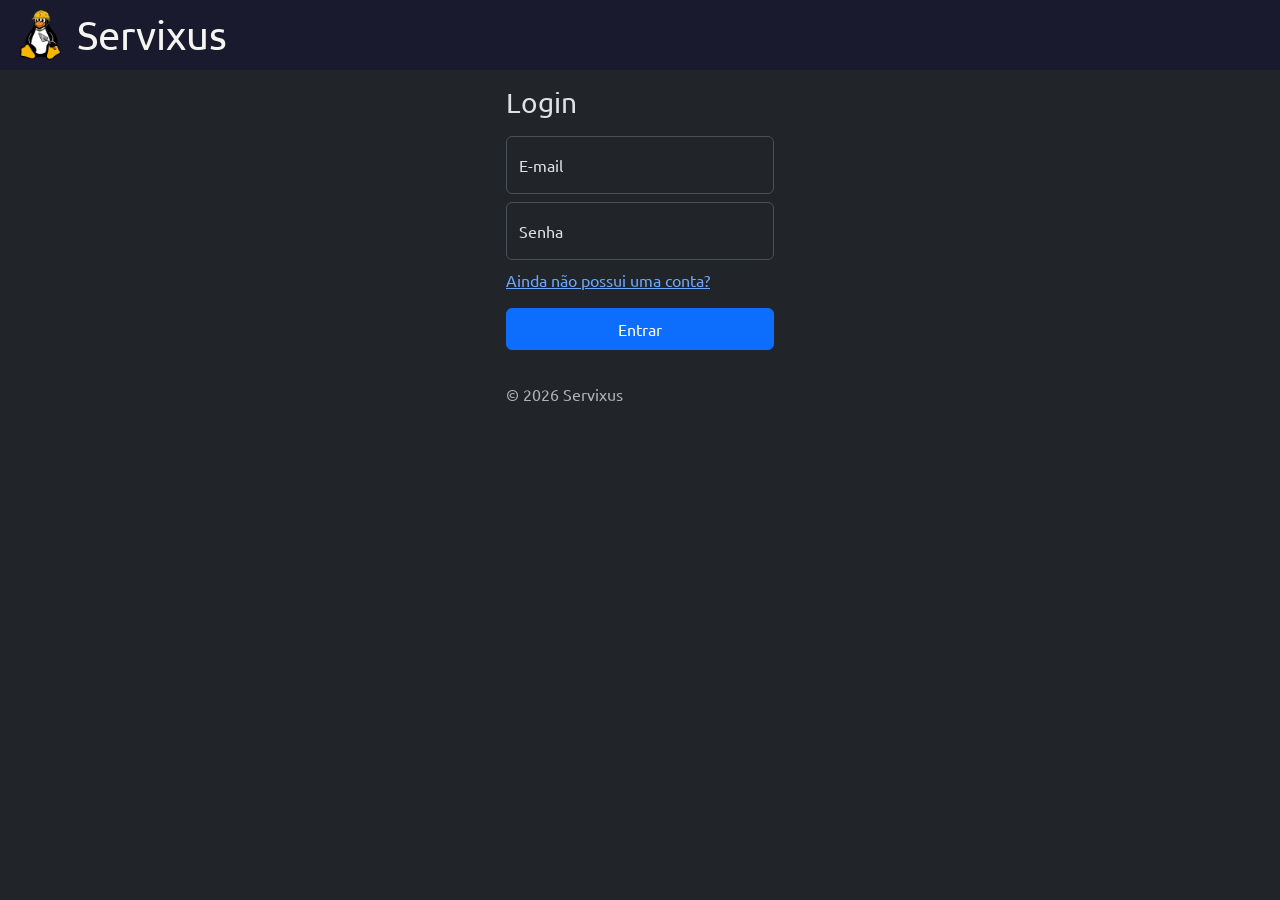
<file: frontend/Perfil - Prestador/perfilprestador.html>
<!doctype html>
<html lang="pt-br">
  <head>
    <meta charset="utf-8">
    <meta name="viewport" content="width=device-width, initial-scale=1">
    <title>Perfil do Prestador – Servixus</title>
    <link href="https://cdn.jsdelivr.net/npm/bootstrap@5.3.8/dist/css/bootstrap.min.css" rel="stylesheet" integrity="sha384-sRIl4kxILFvY47J16cr9ZwB07vP4J8+LH7qKQnuqkuIAvNWLzeN8tE5YBujZqJLB" crossorigin="anonymous">
    <link rel="stylesheet" href="../Busca-Servicos/styles.css">
    <script>if(!localStorage.getItem("id_usuario"))location.replace("../login-form/login.html");</script>
  </head>
  <body>
    <header>
      <div class="header-esquerda">
        <div class="logonome">
          <img class="logo" src="../imagens/85b278c4-b9b3-4686-8e9d-728843eb81f9.png" alt="Servixus Logo">
          <h1 class="nome">Servixus</h1>
        </div>
        <nav class="menu-navegacao" id="navMenu"></nav>
      </div>
      <div class="header-botoes">
        <button class="btn btn-outline-light btn-sm" id="btnSair">Sair</button>
      </div>
    </header>

    <main class="container my-5">
      <div id="containerAlerta"></div>

      <!-- Perfil -->
      <div class="card p-4 shadow-sm mb-4">
        <div class="d-flex justify-content-between align-items-start flex-wrap gap-3">
          <div>
            <h2 class="mb-1" id="perfilNome">Carregando...</h2>
            <span class="badge bg-primary mb-2" id="perfilCategoria"></span>
            <p class="text-secondary mb-0" id="perfilLocalizacao"></p>
          </div>
          <button class="btn btn-success d-none" id="btnAgendar" data-bs-toggle="modal" data-bs-target="#modalAgendar">
            Agendar serviço
          </button>
        </div>
        <hr>
        <h6 class="mb-2">Sobre o profissional</h6>
        <p class="text-secondary mb-0" id="perfilDescricao">Nenhuma descrição fornecida.</p>
      </div>

      <div class="row g-4">
        <!-- Serviços -->
        <div class="col-12 col-md-6">
          <div class="card p-4 shadow-sm h-100">
            <h5 class="mb-3">Serviços oferecidos</h5>
            <div id="listaServicos"><p class="text-secondary small">Carregando...</p></div>
          </div>
        </div>
        <!-- Avaliações -->
        <div class="col-12 col-md-6">
          <div class="card p-4 shadow-sm h-100">
            <h5 class="mb-3">Avaliações</h5>
            <div id="listaAvaliacoes"><p class="text-secondary small">Carregando...</p></div>
          </div>
        </div>
      </div>
    </main>

    <!-- Modal: Agendar serviço -->
    <div class="modal fade" id="modalAgendar" tabindex="-1">
      <div class="modal-dialog modal-dialog-centered">
        <div class="modal-content">
          <div class="modal-header">
            <h5 class="modal-title">Agendar serviço</h5>
            <button type="button" class="btn-close" data-bs-dismiss="modal"></button>
          </div>
          <div class="modal-body">
            <div id="containerAlertaModal"></div>
            <div class="form-floating mb-3">
              <select class="form-select" id="agendarServico">
                <option value="" disabled selected>Selecione um serviço</option>
              </select>
              <label>Serviço</label>
            </div>
            <p class="text-secondary small mb-3" id="agendarPrecoBase" style="display:none">
              Referência de preço do prestador: <span id="agendarPrecoBaseTexto"></span>.
              O valor final será definido pelo prestador no orçamento.
            </p>
            <div class="form-floating mb-3">
              <select class="form-select" id="agendarLocal">
                <option value="" disabled selected>Selecione seu local</option>
              </select>
              <label>Local de atendimento</label>
            </div>
            <p class="text-secondary small mb-1">Início</p>
            <div class="row g-2 mb-1">
              <div class="col-7">
                <div class="form-floating">
                  <select class="form-select" id="agendarDiaInicio" disabled>
                    <option value="" selected>Carregando...</option>
                  </select>
                  <label>Dia</label>
                </div>
              </div>
              <div class="col-5">
                <div class="form-floating">
                  <select class="form-select" id="agendarHoraInicio" disabled>
                    <option value="" selected>Horário</option>
                  </select>
                  <label>Horário</label>
                </div>
              </div>
            </div>
            <p class="text-secondary small mb-1" id="agendarInicioOcupados" style="display:none"></p>
            <p class="text-danger small mb-3" id="agendarInicioAviso" style="display:none"></p>

            <p class="text-secondary small mb-1">Término</p>
            <div class="row g-2 mb-3">
              <div class="col-7">
                <div class="form-floating">
                  <select class="form-select" id="agendarDiaFim" disabled>
                    <option value="" selected>Selecione o início primeiro</option>
                  </select>
                  <label>Dia</label>
                </div>
              </div>
              <div class="col-5">
                <div class="form-floating">
                  <select class="form-select" id="agendarHoraFim" disabled>
                    <option value="" selected>Horário</option>
                  </select>
                  <label>Horário</label>
                </div>
              </div>
            </div>
            <p class="text-secondary small mb-1" id="agendarFimOcupados" style="display:none"></p>
            <p class="text-danger small mb-3" id="agendarFimAviso" style="display:none"></p>

            <div class="form-floating mb-3">
              <textarea class="form-control" id="agendarDescricao" placeholder="Descrição" style="height:80px"></textarea>
              <label>Descrição (opcional)</label>
            </div>
          </div>
          <div class="modal-footer">
            <button type="button" class="btn btn-secondary" data-bs-dismiss="modal">Cancelar</button>
            <button type="button" class="btn btn-success" id="btnConfirmarAgendamento">Solicitar</button>
          </div>
        </div>
      </div>
    </div>

    <script src="https://cdn.jsdelivr.net/npm/bootstrap@5.3.8/dist/js/bootstrap.bundle.min.js" integrity="sha384-FKyoEForCGlyvwx9Hj09JcYn3nv7wiPVlz7YYwJrWVcXK/BmnVDxM+D2scQbITxI" crossorigin="anonymous"></script>
    <script src="../sessao.js"></script>
    <script src="perfilprestador.js"></script>
  </body>
</html>
</file>
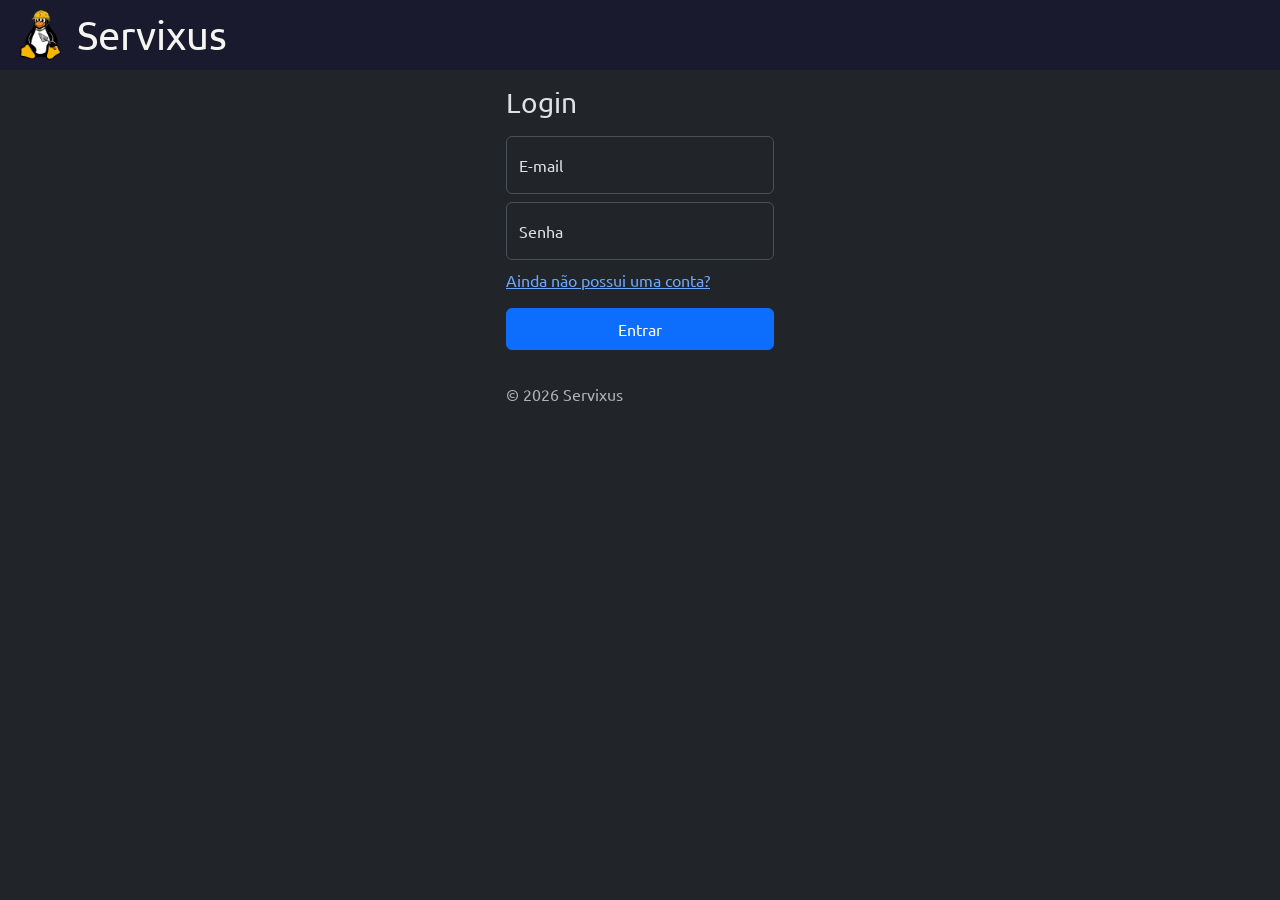
<file: frontend/Perfil-Cliente/perfil.html>
<!doctype html>
<html lang="pt-br">
  <head>
    <meta charset="utf-8">
    <meta name="viewport" content="width=device-width, initial-scale=1">
    <title>Perfil Cliente – Servixus</title>
    <link href="https://cdn.jsdelivr.net/npm/bootstrap@5.3.8/dist/css/bootstrap.min.css" rel="stylesheet" integrity="sha384-sRIl4kxILFvY47J16cr9ZwB07vP4J8+LH7qKQnuqkuIAvNWLzeN8tE5YBujZqJLB" crossorigin="anonymous">
    <link rel="stylesheet" href="../Busca-Servicos/styles.css">
    <script>if(!localStorage.getItem("id_usuario")||localStorage.getItem("tipo_usuario")!=="cliente")location.replace("../login-form/login.html");</script>
  </head>
  <body data-tipo-required="cliente">
    <header>
    <div class="header-esquerda">
        <div class="logonome">
            <img class="logo" src="../imagens/85b278c4-b9b3-4686-8e9d-728843eb81f9.png" alt="Servixus Logo">
            <h1 class="nome">Servixus</h1>
        </div>
        <nav class="menu-navegacao">
          <a href="../Busca-Servicos/servicos.html" class="info">Buscar Serviços</a>
          <a href="../Agendamentos-Cliente/agendamentos.html" class="info">Meus Agendamentos</a>
          <a href="#" class="info">Perfil</a>
        </nav>
      </div>
      <div class="header-botoes">
        <button class="btn btn-outline-light btn-sm" id="btnSair">Sair</button>
      </div>
    </header>

    <main class="container my-5 d-flex justify-content-center">
      <div style="max-width: 640px; width: 100%;">

        <h2 class="mb-4">Meu Perfil</h2>
        <div id="containerAlerta"></div>

        <!-- Informações pessoais -->
        <div class="card p-4 shadow mb-4">
          <h5 class="mb-3">Informações pessoais</h5>
          <form id="formPerfil">
            <div class="form-floating mb-3">
              <input type="email" class="form-control" id="inputEmail" placeholder="email" disabled>
              <label for="inputEmail">E-mail</label>
            </div>
            <div class="form-floating mb-3">
              <input type="text" class="form-control" id="inputNome" placeholder="Nome">
              <label for="inputNome">Nome</label>
            </div>
            <div class="form-floating mb-3">
              <input type="tel" class="form-control" id="inputTelefone" placeholder="Telefone">
              <label for="inputTelefone">Telefone</label>
            </div>
            <button type="submit" class="btn btn-primary w-100">Salvar alterações</button>
          </form>
        </div>

        <!-- Alterar senha -->
        <div class="card p-4 shadow mb-4">
          <h5 class="mb-3">Alterar senha</h5>
          <div id="containerAlertaSenha"></div>
          <form id="formSenha">
            <div class="form-floating mb-3">
              <input type="password" class="form-control" id="inputSenhaNova" placeholder="Nova senha">
              <label for="inputSenhaNova">Nova senha</label>
            </div>
            <div class="form-floating mb-3">
              <input type="password" class="form-control" id="inputSenhaConfirmar" placeholder="Confirmar nova senha">
              <label for="inputSenhaConfirmar">Confirmar nova senha</label>
            </div>
            <button type="submit" class="btn btn-primary w-100">Alterar senha</button>
          </form>
        </div>

        <!-- Meus Locais -->
        <div class="card p-4 shadow mb-4">
          <div class="d-flex justify-content-between align-items-center mb-3">
            <h5 class="mb-0">Meus Locais</h5>
            <button class="btn btn-outline-primary btn-sm" data-bs-toggle="modal" data-bs-target="#modalAdicionarLocal">
              + Adicionar
            </button>
          </div>
          <div id="containerAlertaLocais"></div>
          <div id="listaLocais">
            <p class="text-secondary small" id="semLocais">Carregando...</p>
          </div>
        </div>

        <!-- Zona de perigo -->
        <div class="card p-4 shadow border-danger mb-4">
          <h5 class="mb-1 text-danger">Zona de perigo</h5>
          <p class="text-secondary small mb-3">Esta ação é irreversível. Todos os seus dados serão removidos permanentemente.</p>
          <button class="btn btn-outline-danger btn-sm" id="btnExcluirConta">Excluir minha conta</button>
        </div>

      </div>
    </main>

    <!-- Modal: Adicionar Local -->
    <div class="modal fade" id="modalAdicionarLocal" tabindex="-1">
      <div class="modal-dialog modal-dialog-centered">
        <div class="modal-content">
          <div class="modal-header">
            <h5 class="modal-title">Adicionar Local</h5>
            <button type="button" class="btn-close" data-bs-dismiss="modal"></button>
          </div>
          <div class="modal-body">
            <div id="containerAlertaModal"></div>
            <form id="formAdicionarLocal">
              <div class="form-floating mb-3">
                <input type="text" class="form-control" id="localNome" placeholder="Nome do local">
                <label for="localNome">Nome (ex: Casa, Trabalho)</label>
              </div>
              <div class="row g-2 mb-3">
                <div class="col-8">
                  <div class="form-floating">
                    <input type="text" class="form-control" id="localCep" placeholder="CEP" maxlength="9">
                    <label for="localCep">CEP</label>
                  </div>
                </div>
                <div class="col-4">
                  <div class="form-floating">
                    <input type="text" class="form-control" id="localNumero" placeholder="Número">
                    <label for="localNumero">Número</label>
                  </div>
                </div>
              </div>
              <div class="form-floating mb-3">
                <input type="text" class="form-control" id="localLogradouro" placeholder="Logradouro" readonly>
                <label for="localLogradouro">Logradouro</label>
              </div>
              <div class="form-floating mb-3">
                <input type="text" class="form-control" id="localBairro" placeholder="Bairro" readonly>
                <label for="localBairro">Bairro</label>
              </div>
              <div class="row g-2 mb-3">
                <div class="col-8">
                  <div class="form-floating">
                    <input type="text" class="form-control" id="localCidade" placeholder="Cidade" readonly>
                    <label for="localCidade">Cidade</label>
                  </div>
                </div>
                <div class="col-4">
                  <div class="form-floating">
                    <input type="text" class="form-control" id="localEstado" placeholder="Estado" readonly>
                    <label for="localEstado">Estado</label>
                  </div>
                </div>
              </div>
              <div class="form-floating mb-3">
                <input type="text" class="form-control" id="localComplemento" placeholder="Complemento">
                <label for="localComplemento">Complemento (opcional)</label>
              </div>
            </form>
          </div>
          <div class="modal-footer">
            <button type="button" class="btn btn-secondary" data-bs-dismiss="modal">Cancelar</button>
            <button type="button" class="btn btn-primary" id="btnSalvarLocal">Salvar</button>
          </div>
        </div>
      </div>
    </div>

    <!-- Modal: Editar Local -->
    <div class="modal fade" id="modalEditarLocal" tabindex="-1">
      <div class="modal-dialog modal-dialog-centered">
        <div class="modal-content">
          <div class="modal-header">
            <h5 class="modal-title">Editar Local</h5>
            <button type="button" class="btn-close" data-bs-dismiss="modal"></button>
          </div>
          <div class="modal-body">
            <div id="containerAlertaModalEditar"></div>
            <input type="hidden" id="editarLocalId">
            <form id="formEditarLocal">
              <div class="form-floating mb-3">
                <input type="text" class="form-control" id="editarLocalNome" placeholder="Nome do local">
                <label for="editarLocalNome">Nome (ex: Casa, Trabalho)</label>
              </div>
              <div class="row g-2 mb-3">
                <div class="col-8">
                  <div class="form-floating">
                    <input type="text" class="form-control" id="editarLocalCep" placeholder="CEP" maxlength="9">
                    <label for="editarLocalCep">CEP</label>
                  </div>
                </div>
                <div class="col-4">
                  <div class="form-floating">
                    <input type="text" class="form-control" id="editarLocalNumero" placeholder="Número">
                    <label for="editarLocalNumero">Número</label>
                  </div>
                </div>
              </div>
              <div class="form-floating mb-3">
                <input type="text" class="form-control" id="editarLocalLogradouro" placeholder="Logradouro" readonly>
                <label for="editarLocalLogradouro">Logradouro</label>
              </div>
              <div class="form-floating mb-3">
                <input type="text" class="form-control" id="editarLocalBairro" placeholder="Bairro" readonly>
                <label for="editarLocalBairro">Bairro</label>
              </div>
              <div class="row g-2 mb-3">
                <div class="col-8">
                  <div class="form-floating">
                    <input type="text" class="form-control" id="editarLocalCidade" placeholder="Cidade" readonly>
                    <label for="editarLocalCidade">Cidade</label>
                  </div>
                </div>
                <div class="col-4">
                  <div class="form-floating">
                    <input type="text" class="form-control" id="editarLocalEstado" placeholder="Estado" readonly>
                    <label for="editarLocalEstado">Estado</label>
                  </div>
                </div>
              </div>
              <div class="form-floating mb-3">
                <input type="text" class="form-control" id="editarLocalComplemento" placeholder="Complemento">
                <label for="editarLocalComplemento">Complemento (opcional)</label>
              </div>
            </form>
          </div>
          <div class="modal-footer">
            <button type="button" class="btn btn-secondary" data-bs-dismiss="modal">Cancelar</button>
            <button type="button" class="btn btn-primary" id="btnSalvarEditarLocal">Salvar</button>
          </div>
        </div>
      </div>
    </div>

    <!-- Modal: Confirmar exclusão de conta -->
    <div class="modal fade" id="modalExcluir" tabindex="-1">
      <div class="modal-dialog modal-dialog-centered">
        <div class="modal-content">
          <div class="modal-header">
            <h5 class="modal-title text-danger">Excluir conta</h5>
            <button type="button" class="btn-close" data-bs-dismiss="modal"></button>
          </div>
          <div class="modal-body">
            Tem certeza que deseja excluir sua conta? Todos os seus dados serão removidos e não poderão ser recuperados.
          </div>
          <div class="modal-footer">
            <button type="button" class="btn btn-secondary" data-bs-dismiss="modal">Cancelar</button>
            <button type="button" class="btn btn-danger" id="btnConfirmarExclusao">Sim, excluir</button>
          </div>
        </div>
      </div>
    </div>

    <script src="https://cdn.jsdelivr.net/npm/bootstrap@5.3.8/dist/js/bootstrap.bundle.min.js" integrity="sha384-FKyoEForCGlyvwx9Hj09JcYn3nv7wiPVlz7YYwJrWVcXK/BmnVDxM+D2scQbITxI" crossorigin="anonymous"></script>
    <script src="../sessao.js"></script>
    <script src="perfil.js"></script>
  </body>
</html>
</file>
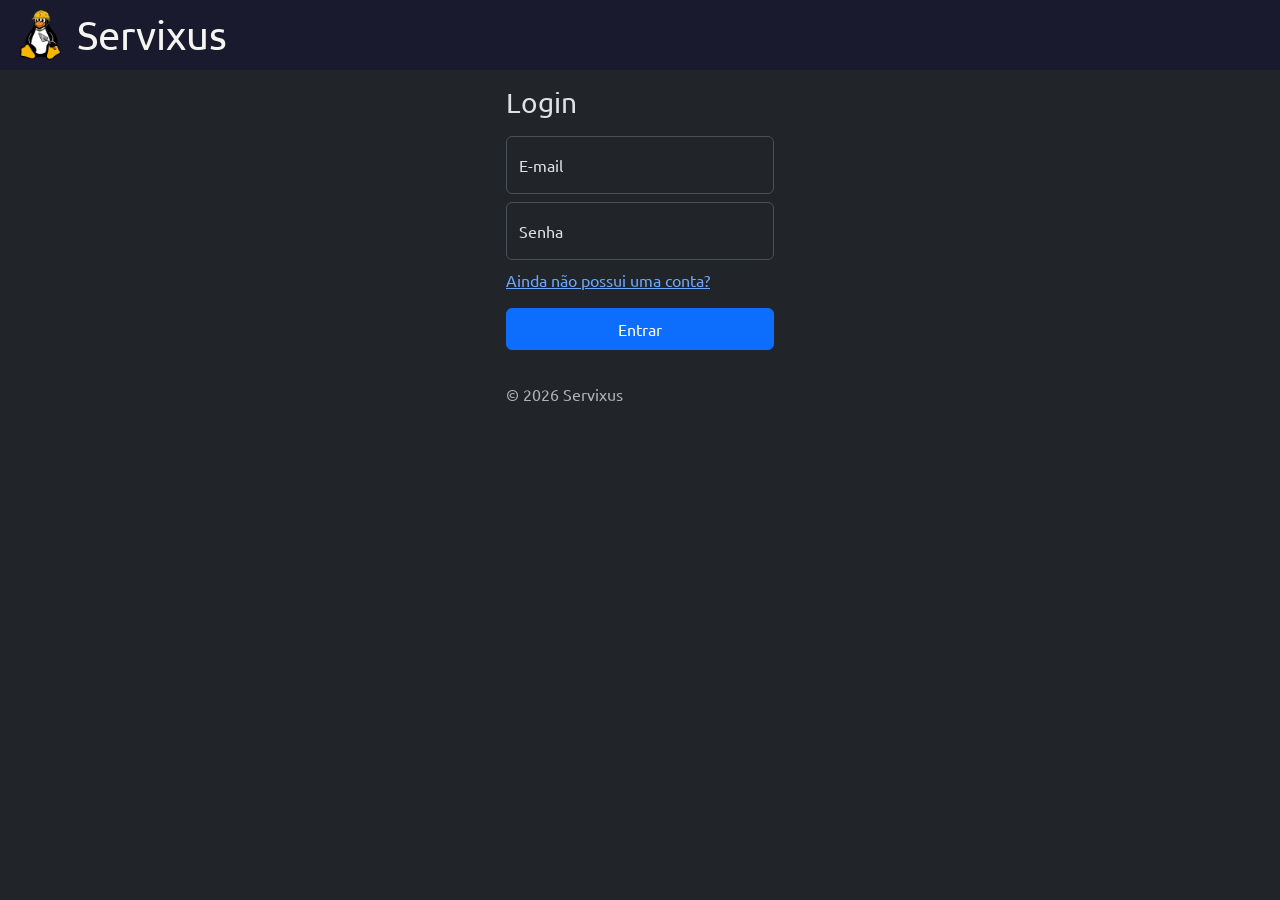
<file: frontend/Perfil-Prestador/perfil.html>
<!doctype html>
<html lang="pt-br">
  <head>
    <meta charset="utf-8">
    <meta name="viewport" content="width=device-width, initial-scale=1">
    <title>Perfil Prestador – Servixus</title>
    <link href="https://cdn.jsdelivr.net/npm/bootstrap@5.3.8/dist/css/bootstrap.min.css" rel="stylesheet" integrity="sha384-sRIl4kxILFvY47J16cr9ZwB07vP4J8+LH7qKQnuqkuIAvNWLzeN8tE5YBujZqJLB" crossorigin="anonymous">
    <link rel="stylesheet" href="../Busca-Servicos/styles.css">
    <script>if(!localStorage.getItem("id_usuario")||localStorage.getItem("tipo_usuario")!=="prestador")location.replace("../login-form/login.html");</script>
  </head>
  <body data-tipo-required="prestador">
    <header>
      <div class="header-esquerda">
        <div class="logonome">
          <img class="logo" src="../imagens/85b278c4-b9b3-4686-8e9d-728843eb81f9.png" alt="Servixus Logo">
          <h1 class="nome">Servixus</h1>
        </div>
        <nav class="menu-navegacao">
          <a href="../Agenda - Prestador/agenda.html" class="info">Minha Agenda</a>
          <a href="../MeusServicos - Prestador/MeusServiços.html" class="info">Meus Serviços</a>
          <a href="#" class="info">Perfil</a>
        </nav>
      </div>
      <div class="header-botoes">
        <button class="btn btn-outline-light btn-sm" id="btnSair">Sair</button>
      </div>
    </header>

    <main class="container my-5 d-flex justify-content-center">
      <div style="max-width: 640px; width: 100%;">

        <h2 class="mb-4">Meu Perfil</h2>
        <div id="containerAlerta"></div>

        <!-- Informações pessoais -->
        <div class="card p-4 shadow mb-4">
          <h5 class="mb-3">Informações pessoais</h5>
          <form id="formPerfil">
            <div class="form-floating mb-3">
              <input type="email" class="form-control" id="inputEmail" placeholder="email" disabled>
              <label for="inputEmail">E-mail</label>
            </div>
            <div class="form-floating mb-3">
              <input type="text" class="form-control" id="inputNome" placeholder="Nome">
              <label for="inputNome">Nome</label>
            </div>
            <div class="form-floating mb-3">
              <input type="tel" class="form-control" id="inputTelefone" placeholder="Telefone">
              <label for="inputTelefone">Telefone</label>
            </div>
            <button type="submit" class="btn btn-primary w-100">Salvar alterações</button>
          </form>
        </div>

        <!-- Informações profissionais -->
        <div class="card p-4 shadow mb-4">
          <h5 class="mb-3">Informações profissionais</h5>
          <div id="containerAlertaProfissional"></div>
          <form id="formProfissional">
            <div class="form-floating mb-3">
              <select class="form-select" id="inputCategoria">
                <option value="" disabled selected>Carregando...</option>
              </select>
              <label for="inputCategoria">Categoria</label>
            </div>
            <div class="form-floating mb-3">
              <textarea class="form-control" id="inputDescricao" placeholder="Descrição" style="height: 100px"></textarea>
              <label for="inputDescricao">Descrição profissional</label>
            </div>
            <button type="submit" class="btn btn-primary w-100">Salvar alterações</button>
          </form>
        </div>

        <!-- Endereço de atuação -->
        <div class="card p-4 shadow mb-4">
          <h5 class="mb-3">Endereço de atuação</h5>
          <div id="containerAlertaEndereco"></div>
          <form id="formEndereco">
            <div class="form-floating mb-3">
              <input type="text" class="form-control" id="inputCep" placeholder="CEP" maxlength="9">
              <label for="inputCep">CEP</label>
            </div>
            <div class="form-floating mb-3">
              <input type="text" class="form-control" id="inputLogradouro" placeholder="Logradouro" readonly>
              <label for="inputLogradouro">Logradouro</label>
            </div>
            <div class="row g-2 mb-3">
              <div class="col-8">
                <div class="form-floating">
                  <input type="text" class="form-control" id="inputCidade" placeholder="Cidade" readonly>
                  <label for="inputCidade">Cidade</label>
                </div>
              </div>
              <div class="col-4">
                <div class="form-floating">
                  <input type="text" class="form-control" id="inputEstado" placeholder="Estado" readonly>
                  <label for="inputEstado">Estado</label>
                </div>
              </div>
            </div>
            <div class="form-floating mb-3">
              <input type="text" class="form-control" id="inputBairro" placeholder="Bairro" readonly>
              <label for="inputBairro">Bairro</label>
            </div>
            <button type="submit" class="btn btn-primary w-100">Salvar endereço</button>
          </form>
        </div>

        <!-- Alterar senha -->
        <div class="card p-4 shadow mb-4">
          <h5 class="mb-3">Alterar senha</h5>
          <div id="containerAlertaSenha"></div>
          <form id="formSenha">
            <div class="form-floating mb-3">
              <input type="password" class="form-control" id="inputSenhaNova" placeholder="Nova senha">
              <label for="inputSenhaNova">Nova senha</label>
            </div>
            <div class="form-floating mb-3">
              <input type="password" class="form-control" id="inputSenhaConfirmar" placeholder="Confirmar nova senha">
              <label for="inputSenhaConfirmar">Confirmar nova senha</label>
            </div>
            <button type="submit" class="btn btn-primary w-100">Alterar senha</button>
          </form>
        </div>

        <!-- Zona de perigo -->
        <div class="card p-4 shadow border-danger mb-4">
          <h5 class="mb-1 text-danger">Zona de perigo</h5>
          <p class="text-secondary small mb-3">Esta ação é irreversível. Todos os seus dados serão removidos permanentemente.</p>
          <button class="btn btn-outline-danger btn-sm" id="btnExcluirConta">Excluir minha conta</button>
        </div>

      </div>
    </main>

    <!-- Modal: Confirmar exclusão de conta -->
    <div class="modal fade" id="modalExcluir" tabindex="-1">
      <div class="modal-dialog modal-dialog-centered">
        <div class="modal-content">
          <div class="modal-header">
            <h5 class="modal-title text-danger">Excluir conta</h5>
            <button type="button" class="btn-close" data-bs-dismiss="modal"></button>
          </div>
          <div class="modal-body">
            Tem certeza que deseja excluir sua conta? Todos os seus dados serão removidos e não poderão ser recuperados.
          </div>
          <div class="modal-footer">
            <button type="button" class="btn btn-secondary" data-bs-dismiss="modal">Cancelar</button>
            <button type="button" class="btn btn-danger" id="btnConfirmarExclusao">Sim, excluir</button>
          </div>
        </div>
      </div>
    </div>

    <script src="https://cdn.jsdelivr.net/npm/bootstrap@5.3.8/dist/js/bootstrap.bundle.min.js" integrity="sha384-FKyoEForCGlyvwx9Hj09JcYn3nv7wiPVlz7YYwJrWVcXK/BmnVDxM+D2scQbITxI" crossorigin="anonymous"></script>
    <script src="../sessao.js"></script>
    <script src="perfil.js"></script>
  </body>
</html>
</file>
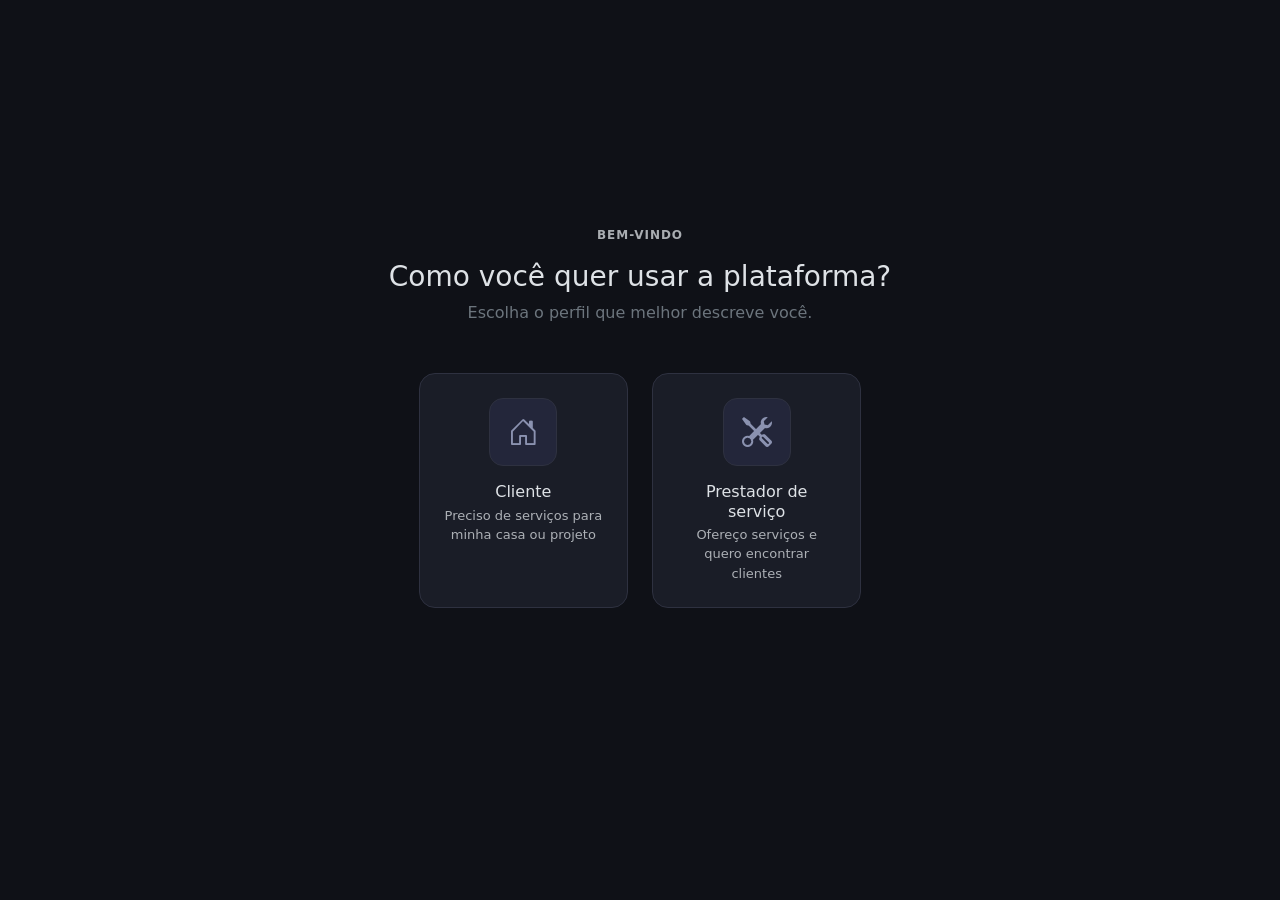
<file: frontend/pergunta-registro/pergunta.html>
<!DOCTYPE html>
<html lang="pt-BR" data-bs-theme="dark">
<head>
  <meta charset="UTF-8" />
  <meta name="viewport" content="width=device-width, initial-scale=1.0" />
  <title>Selecione seu perfil</title>
  <link href="https://cdn.jsdelivr.net/npm/bootstrap@5.3.3/dist/css/bootstrap.min.css" rel="stylesheet" />
  <link href="https://cdn.jsdelivr.net/npm/bootstrap-icons@1.11.3/font/bootstrap-icons.min.css" rel="stylesheet" />
  <link rel="stylesheet" href="styles.css">
</head>
<body>
  <div class="container text-center py-5" style="max-width: 560px;">

    <p class="text-uppercase text-muted fw-semibold" style="font-size: 12px; letter-spacing: .08em;">Bem-vindo</p>
    <h1 class="fw-medium fs-3 mb-2">Como você quer usar a plataforma?</h1>
    <p class="text-secondary mb-5">Escolha o perfil que melhor descreve você.</p>

    <div class="row g-4 justify-content-center mb-4">

      <div class="col-6 col-sm-5">
        <div class="card card-option p-4 h-100" id="card-cliente" tabindex="0" role="button" aria-pressed="false"
             onclick="selectType('cliente')" onkeydown="if(event.key==='Enter') selectType('cliente')">
          <div class="d-flex justify-content-center mb-3">
            <div class="icon-wrap" id="icon-cliente">
              <i class="bi bi-house-door"></i>
            </div>
          </div>
          <h2 class="fw-medium fs-6 mb-1">Cliente</h2>
          <p class="text-muted mb-0" style="font-size: 13px;">Preciso de serviços para minha casa ou projeto</p>
        </div>
      </div>

      <div class="col-6 col-sm-5">
        <div class="card card-option p-4 h-100" id="card-prestador" tabindex="0" role="button" aria-pressed="false"
             onclick="selectType('prestador')" onkeydown="if(event.key==='Enter') selectType('prestador')">
          <div class="d-flex justify-content-center mb-3">
            <div class="icon-wrap" id="icon-prestador">
              <i class="bi bi-tools"></i>
            </div>
          </div>
          <h2 class="fw-medium fs-6 mb-1">Prestador de serviço</h2>
          <p class="text-muted mb-0" style="font-size: 13px;">Ofereço serviços e quero encontrar clientes</p>
        </div>
      </div>

    </div>

    <button class="btn btn-primary px-5 py-2 invisible" id="btn-continue" onclick="continuar()">
      Continuar <i class="bi bi-arrow-right ms-1"></i>
    </button>

  </div>

  <script src="script.js"></script>
</body>
</html>
</file>
<file: frontend/Busca-Servicos/styles.css>
@import url('https://fonts.googleapis.com/css2?family=Ubuntu:wght@400;500;700&display=swap');

*, *::before, *::after {
  box-sizing: border-box;
  margin: 0;
}

body {
  font-family: 'Ubuntu', sans-serif;
  background-color: #ffffff;
}


header {
    background-color: #1A1A2E;
    margin: 0 auto;
    padding: 10px 20px;
    display: flex;
    align-items: center;
    justify-content: space-between; 
}


.header-esquerda {
    display: flex;
    align-items: center;
    gap: 35px; 
}

.logonome {
    display: flex;
    align-items: center;
    gap: 15px;
}

.menu-navegacao {
    display: flex;
    gap: 20px; 
}

.menu-navegacao .info {
    text-decoration: none;
    color: #F4F4F0; 
    font-weight: 400;
    font-size: 1rem;
    transition: color 0.2s ease;
}


.menu-navegacao .info:hover {
    color: #F5C518; 
}

/* Nova classe para agrupar os botões */
.header-botoes {
    display: flex;
    align-items: center;
    gap: 12px; 
}


.nome {
    color: #F4F4F0;
}

.logo {
    height: 50px;
}
</file>
<file: frontend/login-form/loginstyles.css>
@import url('https://fonts.googleapis.com/css2?family=Ubuntu:wght@400;500;700&display=swap');

body {
    font-family: 'Ubuntu', sans-serif;
}

/* Pin the logo link to the top as a full-width header bar */
form > a:first-of-type {
    position: fixed;
    top: 0;
    left: 0;
    right: 0;
    background-color: #1A1A2E;
    padding: 10px 20px;
    z-index: 10;
}

form > a:first-of-type img {
    height: 50px;
}

/* Push body content below the fixed header */
body {
    padding-top: 70px;
}

.nome {
    font-family: 'Ubuntu', sans-serif;
    font-weight: 400;
    color: #F4F4F0;
}

.form-container {
    max-width: 300px;
    padding: 1rem;
}

.form-container-registrar{
    max-width: 500px;
    padding: 1rem;
}
</file>
<file: frontend/pergunta-registro/styles.css>
body {
    min-height: 100vh;
    background-color: #0f1117;
    display: flex;
    align-items: center;
    justify-content: center;
}

.card-option {
    cursor: pointer;
    background-color: #1a1d27;
    border: 1.5px solid #2e3140;
    border-radius: 16px;
    transition: border-color 0.15s, box-shadow 0.15s, transform 0.12s;
    user-select: none;
}

.card-option:hover {
    border-color: #4a4f6a;
    box-shadow: 0 4px 20px rgba(0, 0, 0, 0.4);
    transform: translateY(-2px);
}

.card-option.selected {
    border: 2px solid #0d6efd;
    background-color: #111827;
}

.card-option.selected .icon-wrap {
    background-color: #0d6efd;
    color: #fff;
    border-color: #0d6efd;
}

.icon-wrap {
    width: 68px;
    height: 68px;
    border-radius: 14px;
    background-color: #23263a;
    border: 1px solid #2e3140;
    display: flex;
    align-items: center;
    justify-content: center;
    font-size: 30px;
    color: #8b92b0;
    transition: background-color 0.15s, color 0.15s;
}

#btn-continue {
    transition: opacity 0.2s, transform 0.12s;
}

#btn-continue:hover {
    transform: translateY(-1px);
}
</file>
